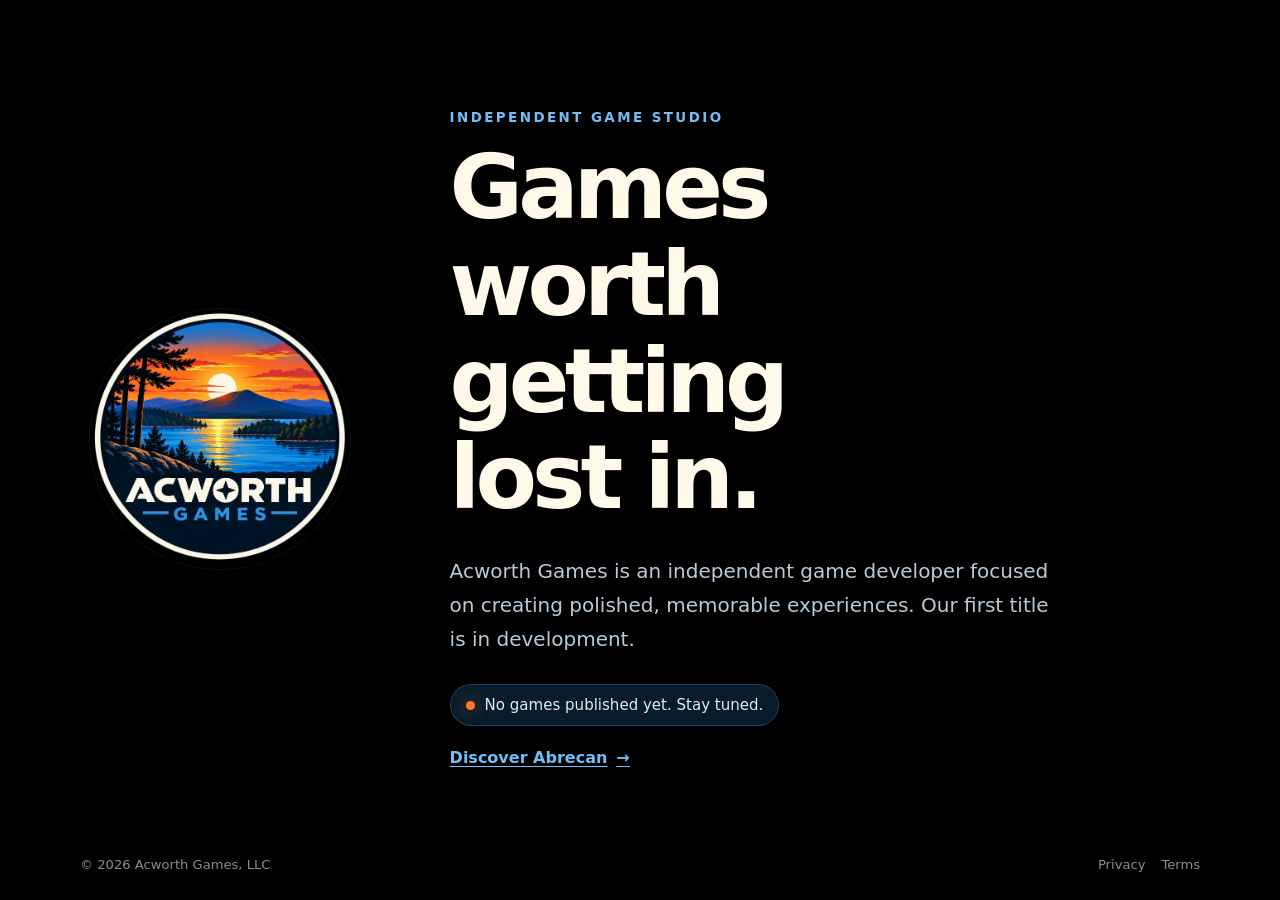
<file: index.html>
<!doctype html>
<html lang="en">
<head>
  <meta charset="utf-8">
  <meta name="viewport" content="width=device-width, initial-scale=1">
  <meta name="description" content="Acworth Games is an independent game studio. Our first games are currently in development.">
  <meta name="theme-color" content="#000000">
  <meta property="og:title" content="Acworth Games">
  <meta property="og:description" content="Independent games, thoughtfully made. First release in development.">
  <meta property="og:type" content="website">
  <meta property="og:url" content="https://acworthgames.com/">
  <meta property="og:image" content="https://acworthgames.com/assets/acworth-games-logo.jpg?v=2">
  <title>Acworth Games | Independent Game Studio</title>
  <link rel="icon" href="/assets/acworth-games-logo.jpg?v=2">
  <link rel="stylesheet" href="/styles.css?v=5">
</head>
<body>
  <main class="page">
    <section class="hero" aria-labelledby="site-title">
      <img
        class="logo"
        src="/assets/acworth-games-logo.jpg?v=2"
        width="600"
        height="600"
        alt="Acworth Games logo with a sunset, mountain, lake, and pine trees"
      >

      <div class="copy">
        <p class="eyebrow">Independent game studio</p>
        <h1 id="site-title">Games worth getting lost in.</h1>
        <p class="intro">
          Acworth Games is an independent game developer focused on creating polished,
          memorable experiences. Our first title is in development.
        </p>
        <div class="status" aria-label="Publishing status">
          <span class="status-dot" aria-hidden="true"></span>
          No games published yet. Stay tuned.
        </div>
        <p class="featured-game"><a href="/abrecan/">Discover Abrecan <span aria-hidden="true">→</span></a></p>
      </div>
    </section>
  </main>

  <footer>
    <span>© 2026 Acworth Games, LLC</span>
    <nav class="footer-links" aria-label="Legal">
      <a href="/privacy/">Privacy</a>
      <a href="/terms/">Terms</a>
    </nav>
  </footer>
</body>
</html>
</file>
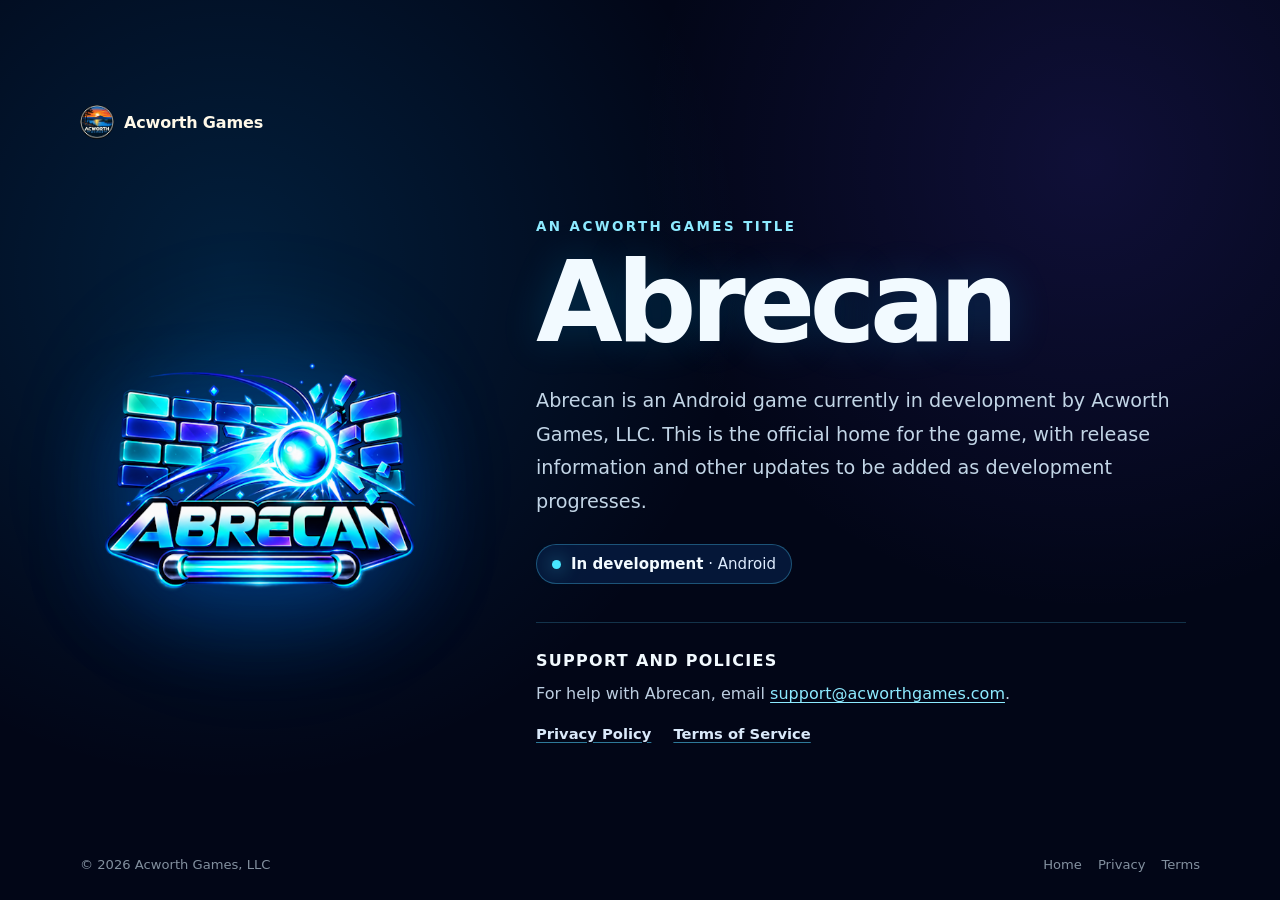
<file: abrecan/index.html>
<!doctype html>
<html lang="en">
<head>
  <meta charset="utf-8">
  <meta name="viewport" content="width=device-width, initial-scale=1">
  <meta name="description" content="Abrecan is an Android game from Acworth Games, LLC, currently in development. Official information, support, privacy, and terms.">
  <meta name="theme-color" content="#020617">
  <meta property="og:title" content="Abrecan | Acworth Games">
  <meta property="og:description" content="The official home of Abrecan, an Android game currently in development by Acworth Games, LLC.">
  <meta property="og:type" content="website">
  <meta property="og:url" content="https://acworthgames.com/abrecan/">
  <meta property="og:image" content="https://acworthgames.com/assets/abrecan-icon.png">
  <meta property="og:image:width" content="512">
  <meta property="og:image:height" content="512">
  <title>Abrecan | Acworth Games</title>
  <link rel="canonical" href="https://acworthgames.com/abrecan/">
  <link rel="icon" href="/assets/abrecan-icon.png">
  <link rel="stylesheet" href="/styles.css?v=5">
</head>
<body class="game-body">
  <main class="game-page">
    <nav class="game-nav" aria-label="Site">
      <a class="brand-link" href="/">
        <img class="brand-mark" src="/assets/acworth-games-logo.jpg?v=2" width="68" height="68" alt="">
        Acworth Games
      </a>
    </nav>

    <section class="game-hero" aria-labelledby="game-title">
      <div class="game-logo-frame">
        <img
          class="game-logo"
          src="/assets/abrecan-title.png"
          width="512"
          height="512"
          alt="Abrecan logo featuring a glowing blue ball breaking through neon bricks"
        >
      </div>

      <div class="game-copy">
        <p class="eyebrow">An Acworth Games title</p>
        <h1 id="game-title">Abrecan</h1>
        <p class="game-intro">
          Abrecan is an Android game currently in development by Acworth Games, LLC.
          This is the official home for the game, with release information and other
          updates to be added as development progresses.
        </p>

        <div class="game-status" aria-label="Development status">
          <span class="game-status-dot" aria-hidden="true"></span>
          <span><strong>In development</strong> · Android</span>
        </div>

        <div class="game-support">
          <h2>Support and policies</h2>
          <p>
            For help with Abrecan, email
            <a href="mailto:support@acworthgames.com">support@acworthgames.com</a>.
          </p>
          <nav class="game-links" aria-label="Abrecan support and legal links">
            <a href="/privacy/">Privacy Policy</a>
            <a href="/terms/">Terms of Service</a>
          </nav>
        </div>
      </div>
    </section>
  </main>

  <footer>
    <span>© 2026 Acworth Games, LLC</span>
    <nav class="footer-links" aria-label="Site links">
      <a href="/">Home</a>
      <a href="/privacy/">Privacy</a>
      <a href="/terms/">Terms</a>
    </nav>
  </footer>
</body>
</html>
</file>
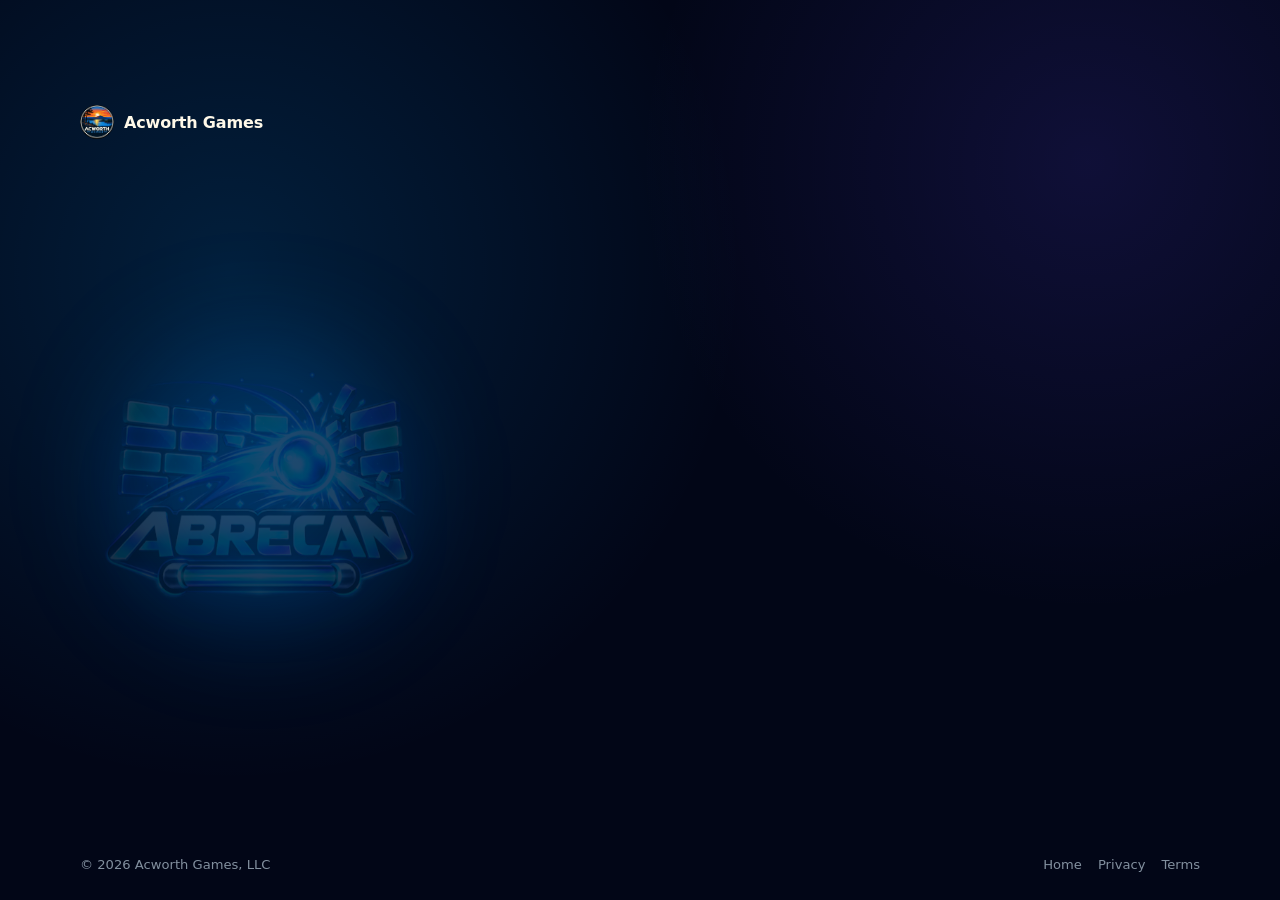
<file: agnivar/index.html>
<!doctype html>
<html lang="en">
<head>
  <meta charset="utf-8">
  <meta name="viewport" content="width=device-width, initial-scale=1">
  <meta name="robots" content="noindex, follow">
  <meta http-equiv="refresh" content="0; url=/abrecan/">
  <meta name="theme-color" content="#020617">
  <link rel="canonical" href="https://acworthgames.com/abrecan/">
  <title>Abrecan | Acworth Games</title>
</head>
<body>
  <main>
    <h1>Abrecan</h1>
    <p>The game page has moved to <a href="/abrecan/">AcworthGames.com/abrecan/</a>.</p>
  </main>
</body>
</html>
</file>
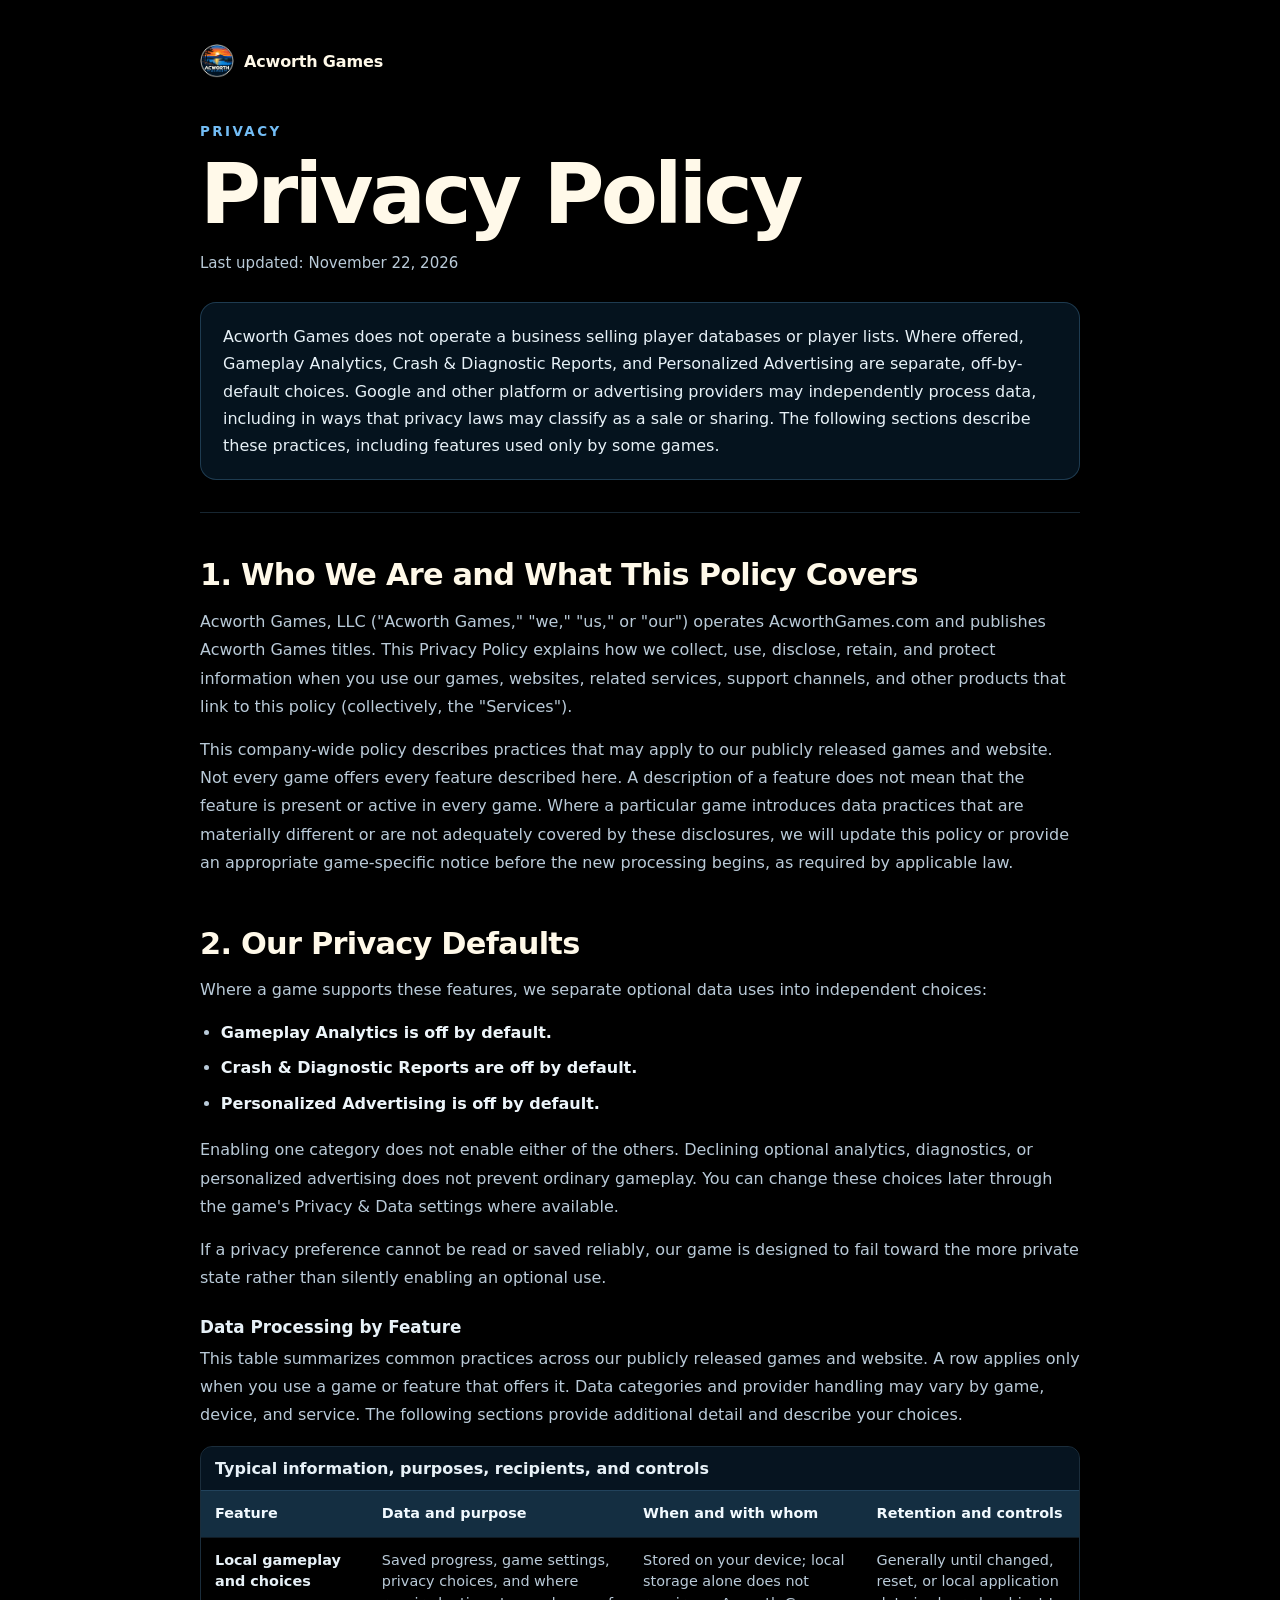
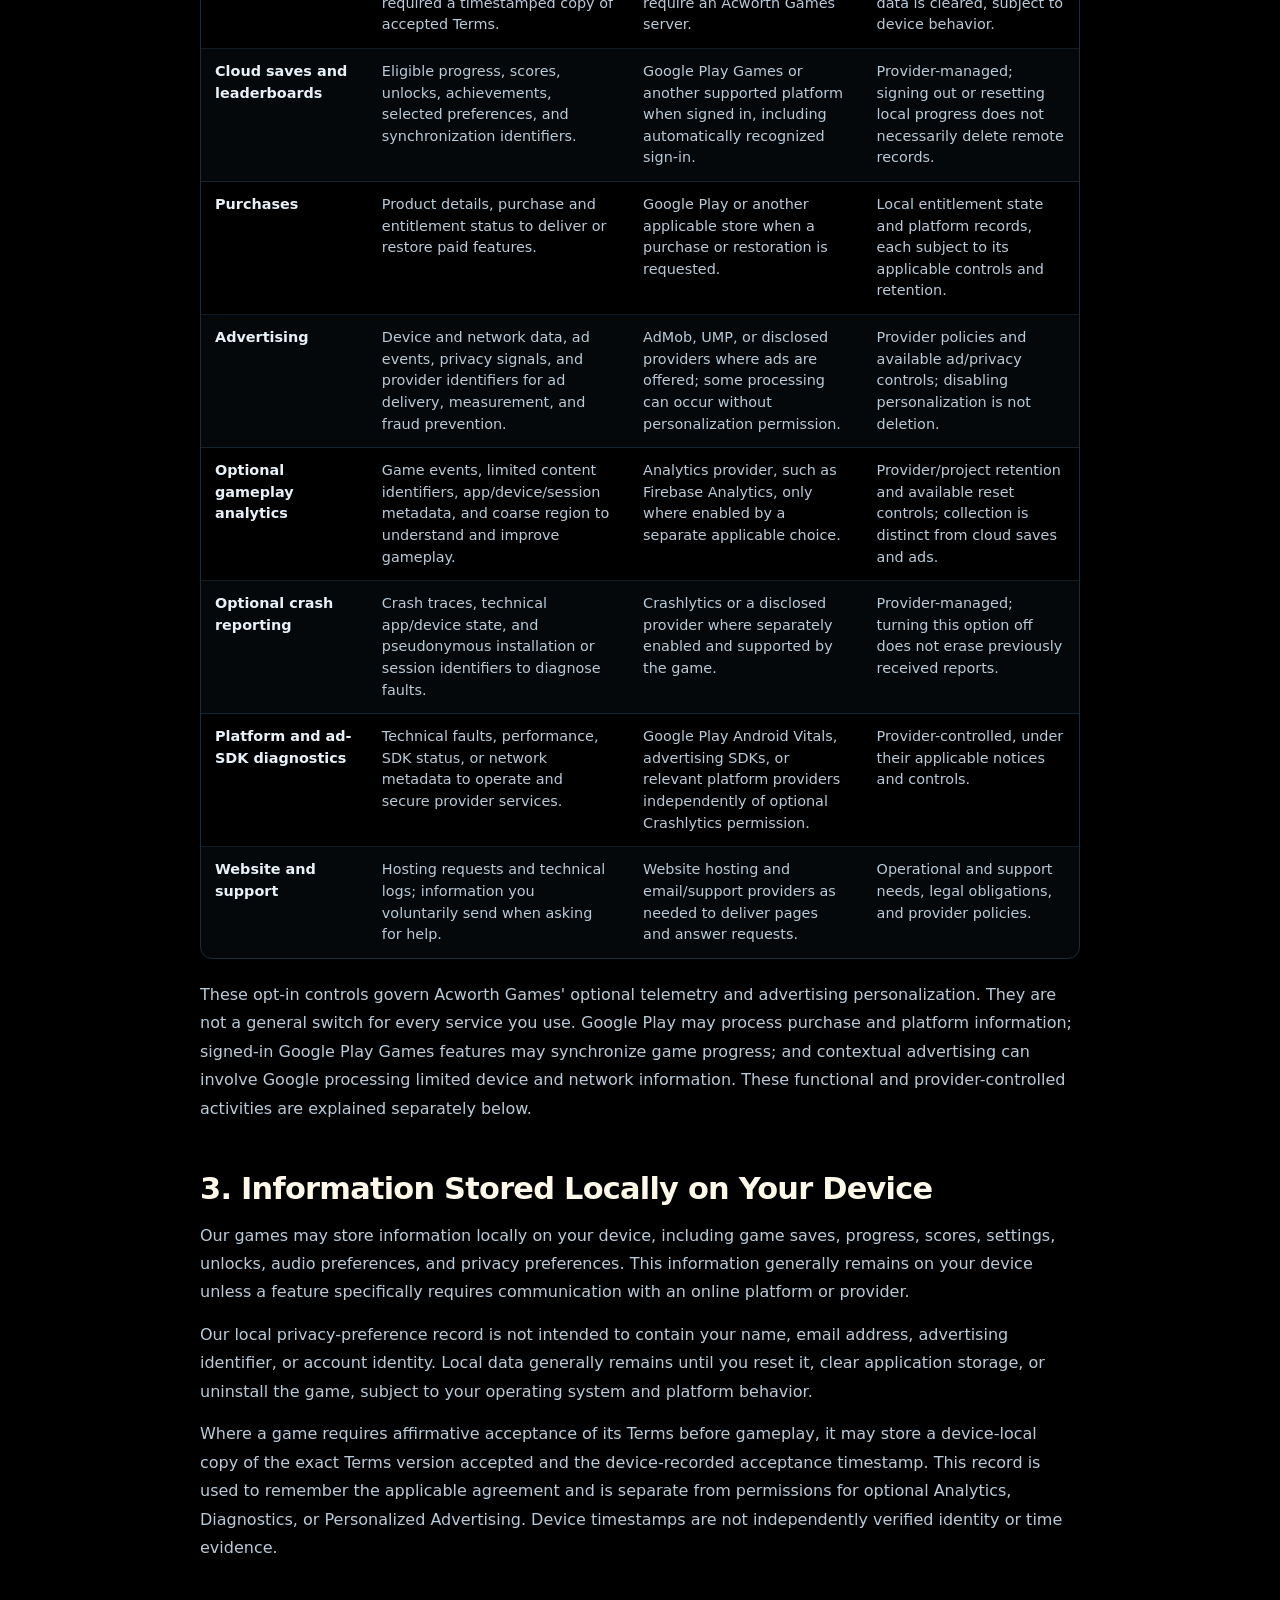
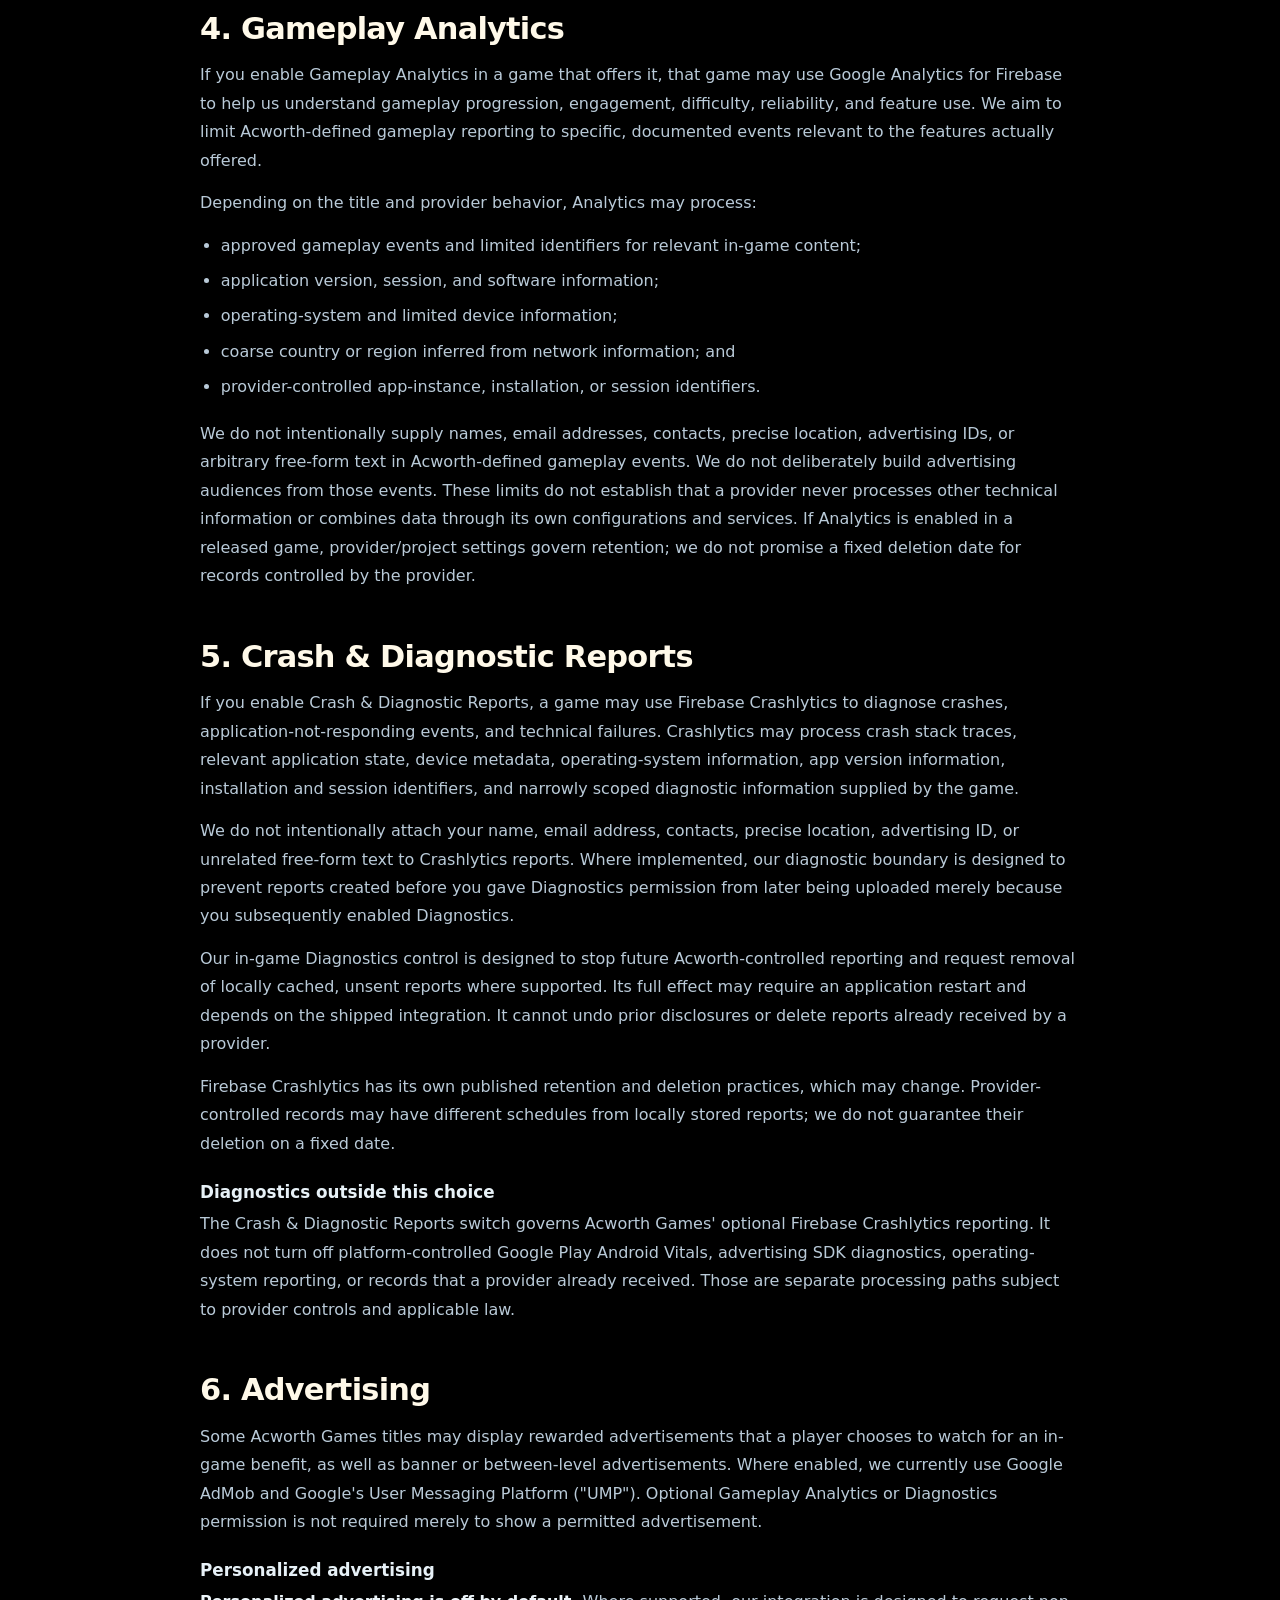
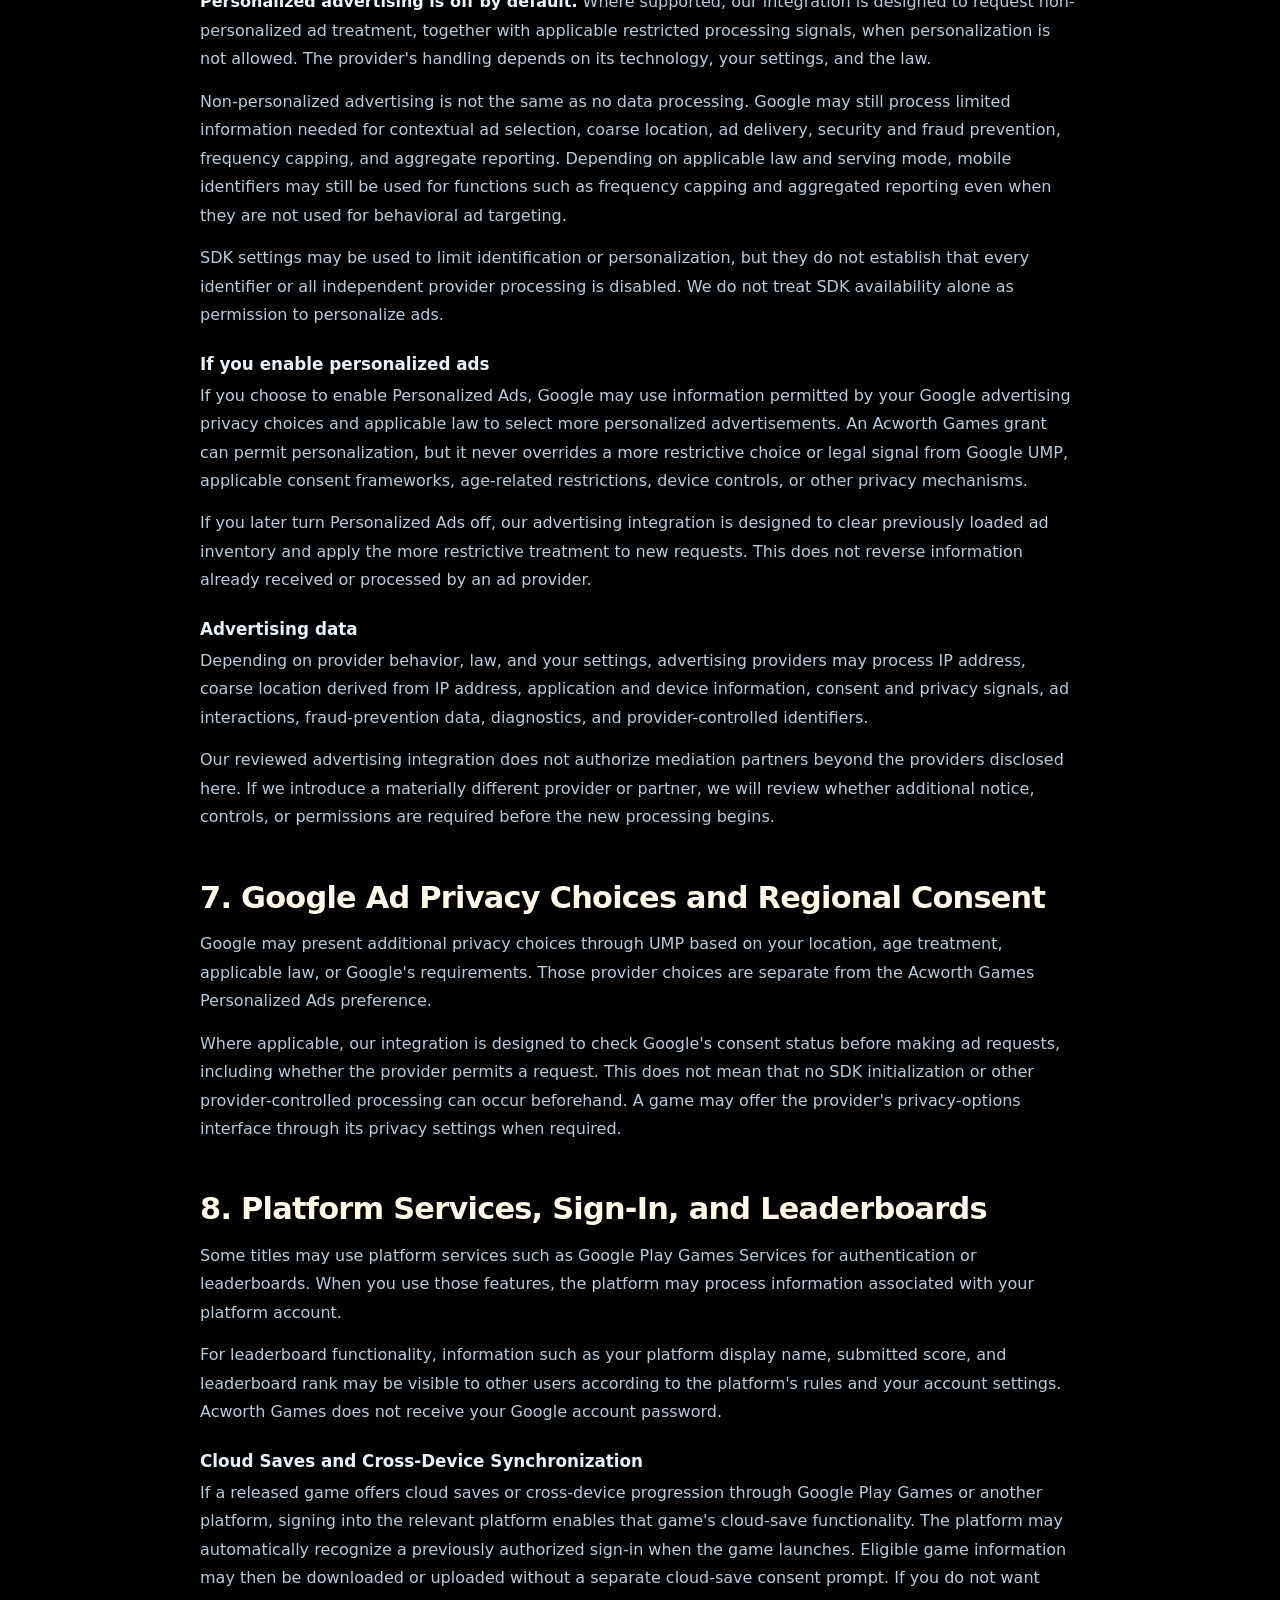
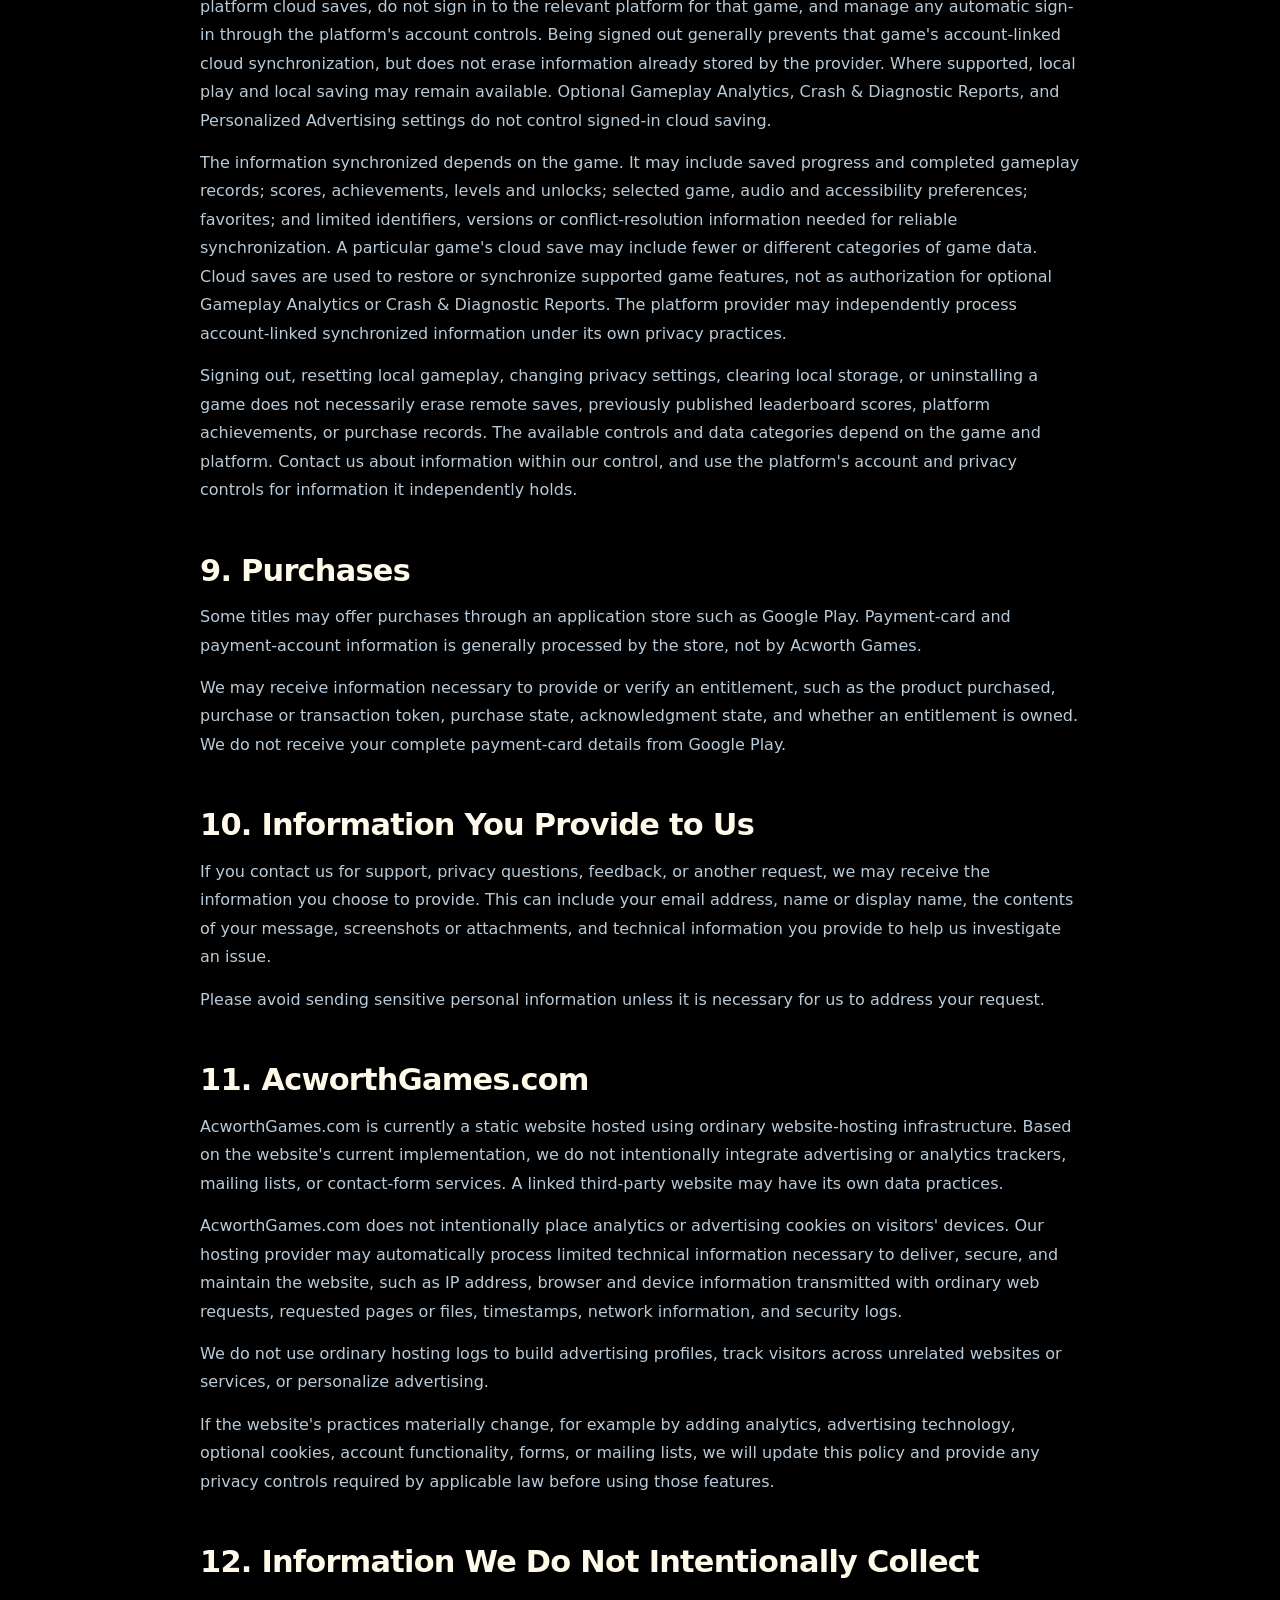
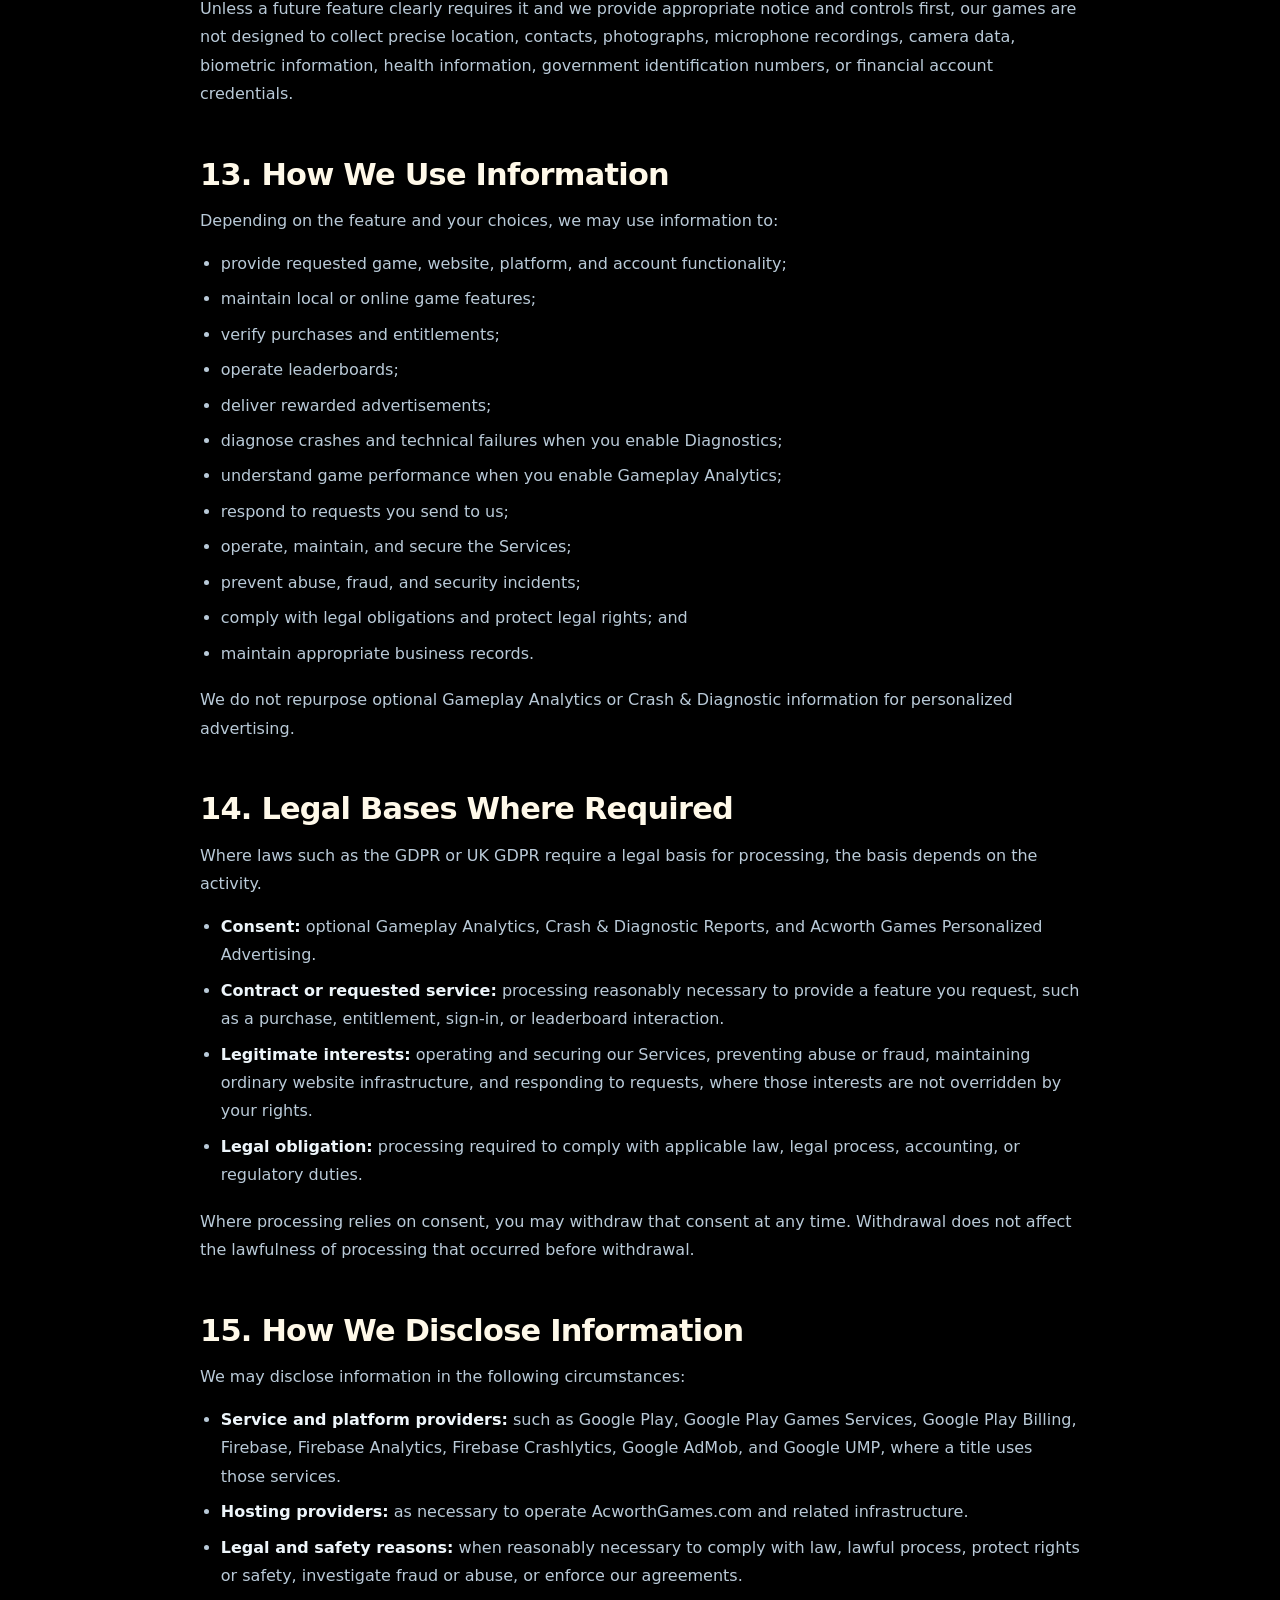
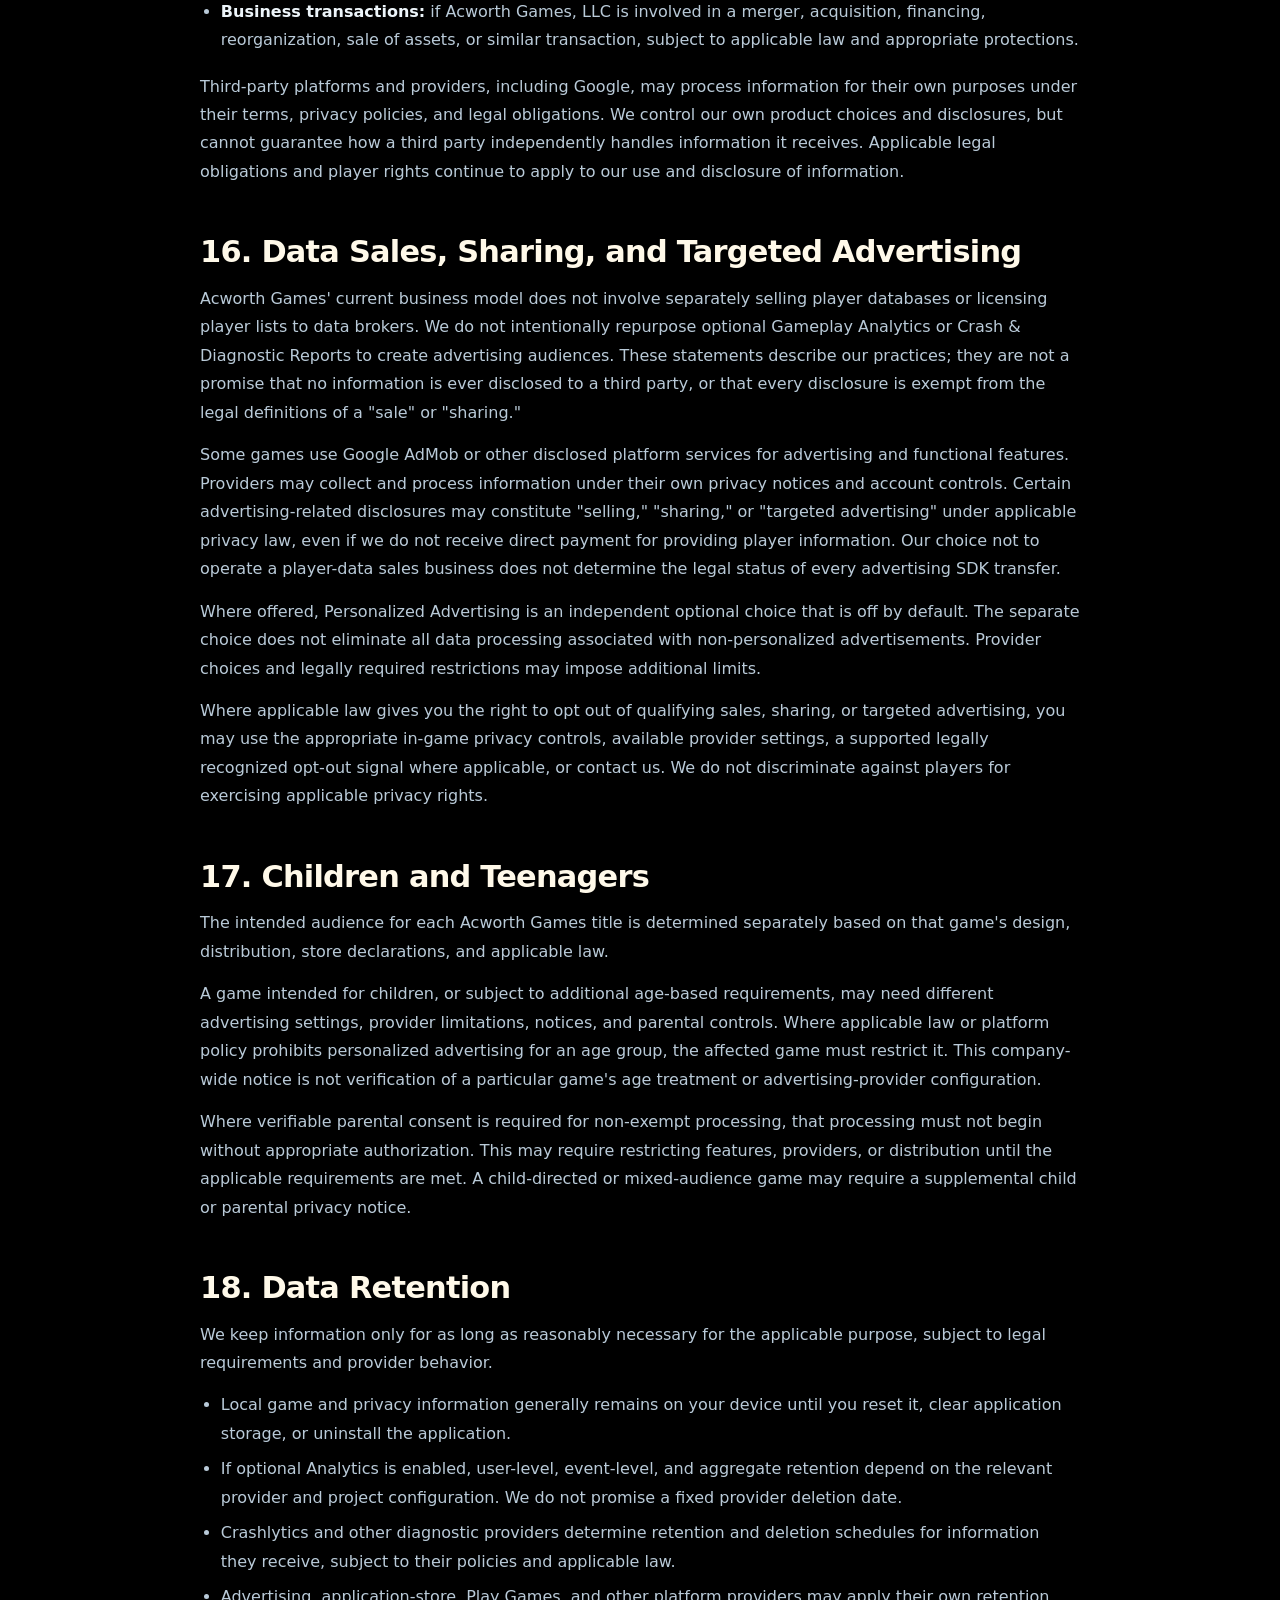
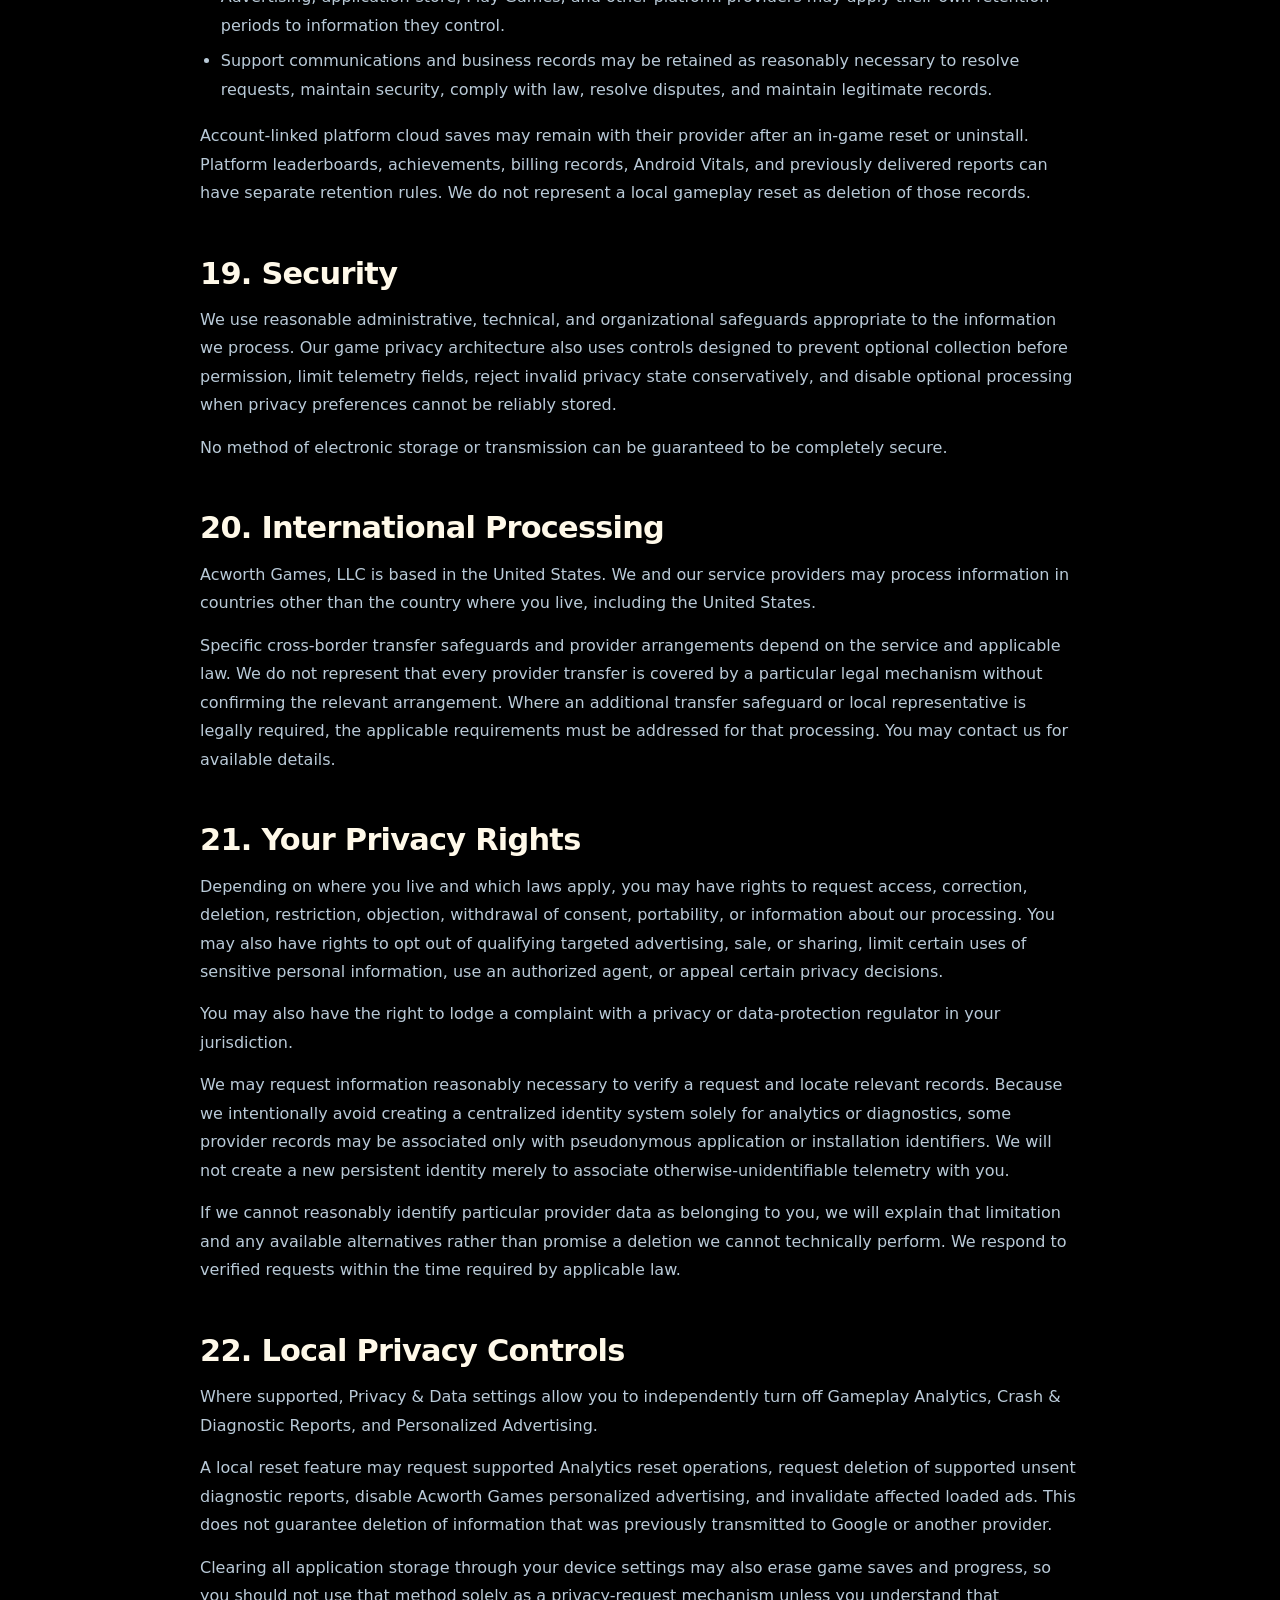
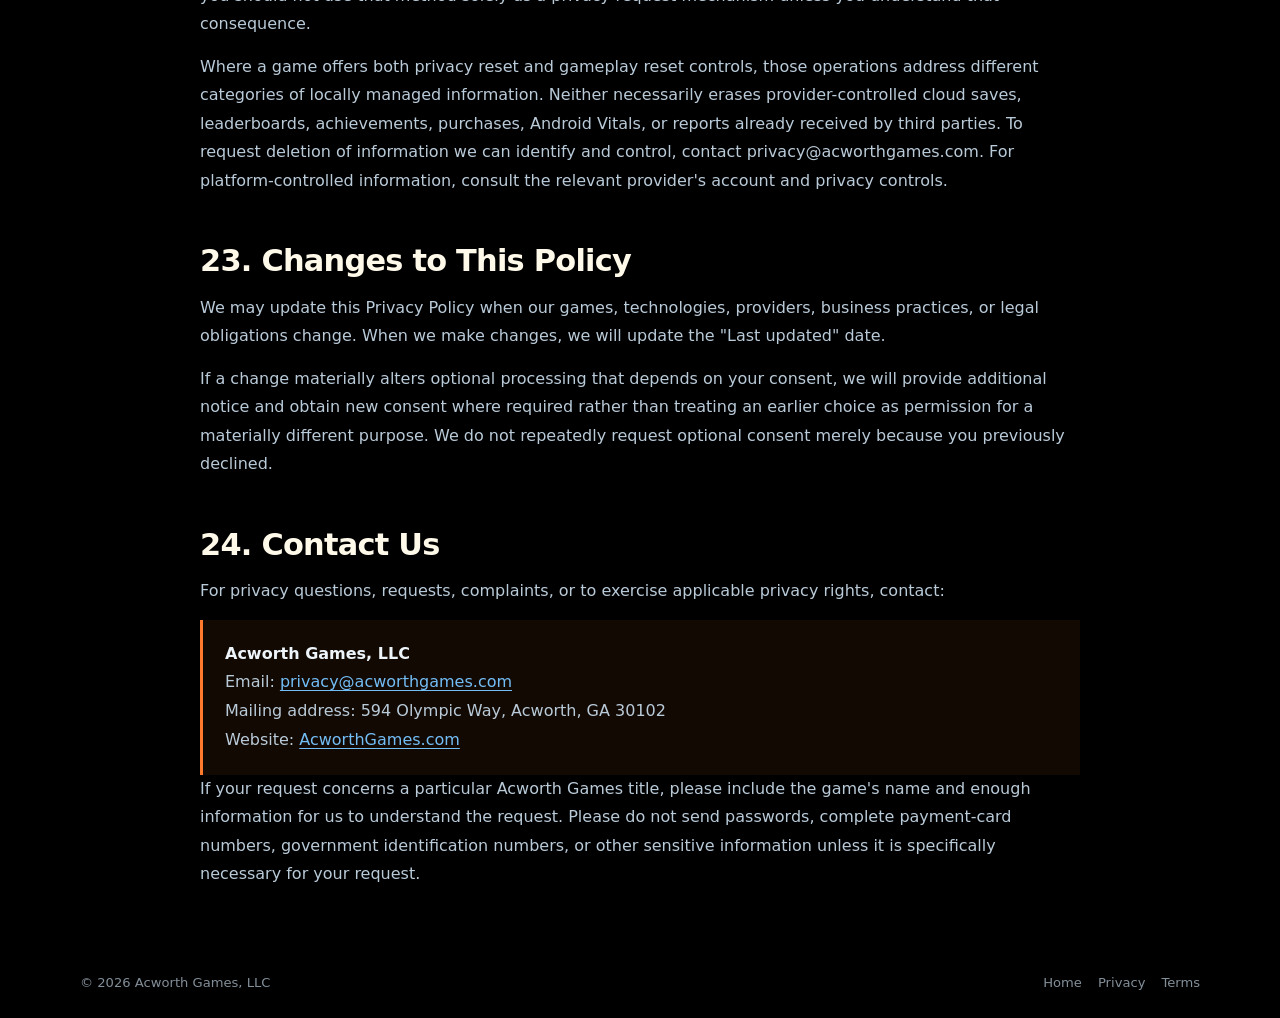
<file: privacy/index.html>
<!doctype html>
<html lang="en">
<head>
  <meta charset="utf-8">
  <meta name="viewport" content="width=device-width, initial-scale=1">
  <meta name="description" content="Privacy Policy for Acworth Games, LLC, AcworthGames.com, and Acworth Games titles.">
  <meta name="theme-color" content="#000000">
  <meta property="og:title" content="Privacy Policy | Acworth Games">
  <meta property="og:description" content="How Acworth Games, LLC handles privacy across its games and website.">
  <meta property="og:type" content="website">
  <meta property="og:url" content="https://acworthgames.com/privacy/">
  <meta property="og:image" content="https://acworthgames.com/assets/acworth-games-logo.jpg?v=2">
  <title>Privacy Policy | Acworth Games</title>
  <link rel="icon" href="/assets/acworth-games-logo.jpg?v=2">
  <link rel="stylesheet" href="/styles.css?v=3">
</head>
<body>
  <main class="legal-page">
    <nav class="legal-nav" aria-label="Site">
      <a class="brand-link" href="/">
        <img class="brand-mark" src="/assets/acworth-games-logo.jpg?v=2" width="68" height="68" alt="">
        Acworth Games
      </a>
    </nav>

    <header class="legal-header">
      <p class="eyebrow">Privacy</p>
      <h1>Privacy Policy</h1>
      <p class="legal-updated">Last updated: November 22, 2026</p>
      <div class="legal-summary">
        Acworth Games does not operate a business selling player databases or
        player lists. Where offered, Gameplay Analytics, Crash &amp; Diagnostic
        Reports, and Personalized Advertising are separate, off-by-default
        choices. Google and other platform or advertising providers may
        independently process data, including in ways that privacy laws may
        classify as a sale or sharing. The following sections describe
        these practices, including features used only by some games.
      </div>
    </header>

    <div class="legal-content">
      <section>
        <h2>1. Who We Are and What This Policy Covers</h2>
        <p>
          Acworth Games, LLC ("Acworth Games," "we," "us," or "our") operates
          AcworthGames.com and publishes Acworth Games titles. This Privacy Policy explains
          how we collect, use, disclose, retain, and protect information when you use our
          games, websites, related services, support channels, and other products that link
          to this policy (collectively, the "Services").
        </p>
        <p>
          This company-wide policy describes practices that may apply to our
          publicly released games and website. Not every game offers every
          feature described here. A description of a feature does not mean
          that the feature is present or active in every game. Where a
          particular game introduces data practices that are materially
          different or are not adequately covered by these disclosures,
          we will update this policy or provide an appropriate
          game-specific notice before the new processing begins,
          as required by applicable law.
        </p>
      </section>

      <section>
        <h2>2. Our Privacy Defaults</h2>
        <p>
          Where a game supports these features, we separate optional data uses into
          independent choices:
        </p>
        <ul>
          <li><strong>Gameplay Analytics is off by default.</strong></li>
          <li><strong>Crash & Diagnostic Reports are off by default.</strong></li>
          <li><strong>Personalized Advertising is off by default.</strong></li>
        </ul>
        <p>
          Enabling one category does not enable either of the others. Declining optional
          analytics, diagnostics, or personalized advertising does not prevent ordinary
          gameplay. You can change these choices later through the game's Privacy & Data
          settings where available.
        </p>
        <p>
          If a privacy preference cannot be read or saved reliably, our game is designed to
          fail toward the more private state rather than silently enabling an optional use.
        </p>
        <h3>Data Processing by Feature</h3>
        <p>
          This table summarizes common practices across our publicly released games and
          website. A row applies only when you use a game or feature that offers it.
          Data categories and provider handling may vary by game, device, and service.
          The following sections provide additional detail and describe your choices.
        </p>
        <div class="legal-table-scroll" role="region" aria-label="Data processing by feature" tabindex="0">
          <table class="legal-data-table">
            <caption>Typical information, purposes, recipients, and controls</caption>
            <thead>
              <tr>
                <th scope="col">Feature</th>
                <th scope="col">Data and purpose</th>
                <th scope="col">When and with whom</th>
                <th scope="col">Retention and controls</th>
              </tr>
            </thead>
            <tbody>
              <tr>
                <th scope="row">Local gameplay and choices</th>
                <td>Saved progress, game settings, privacy choices, and where required a timestamped copy of accepted Terms.</td>
                <td>Stored on your device; local storage alone does not require an Acworth Games server.</td>
                <td>Generally until changed, reset, or local application data is cleared, subject to device behavior.</td>
              </tr>
              <tr>
                <th scope="row">Cloud saves and leaderboards</th>
                <td>Eligible progress, scores, unlocks, achievements, selected preferences, and synchronization identifiers.</td>
                <td>Google Play Games or another supported platform when signed in, including automatically recognized sign-in.</td>
                <td>Provider-managed; signing out or resetting local progress does not necessarily delete remote records.</td>
              </tr>
              <tr>
                <th scope="row">Purchases</th>
                <td>Product details, purchase and entitlement status to deliver or restore paid features.</td>
                <td>Google Play or another applicable store when a purchase or restoration is requested.</td>
                <td>Local entitlement state and platform records, each subject to its applicable controls and retention.</td>
              </tr>
              <tr>
                <th scope="row">Advertising</th>
                <td>Device and network data, ad events, privacy signals, and provider identifiers for ad delivery, measurement, and fraud prevention.</td>
                <td>AdMob, UMP, or disclosed providers where ads are offered; some processing can occur without personalization permission.</td>
                <td>Provider policies and available ad/privacy controls; disabling personalization is not deletion.</td>
              </tr>
              <tr>
                <th scope="row">Optional gameplay analytics</th>
                <td>Game events, limited content identifiers, app/device/session metadata, and coarse region to understand and improve gameplay.</td>
                <td>Analytics provider, such as Firebase Analytics, only where enabled by a separate applicable choice.</td>
                <td>Provider/project retention and available reset controls; collection is distinct from cloud saves and ads.</td>
              </tr>
              <tr>
                <th scope="row">Optional crash reporting</th>
                <td>Crash traces, technical app/device state, and pseudonymous installation or session identifiers to diagnose faults.</td>
                <td>Crashlytics or a disclosed provider where separately enabled and supported by the game.</td>
                <td>Provider-managed; turning this option off does not erase previously received reports.</td>
              </tr>
              <tr>
                <th scope="row">Platform and ad-SDK diagnostics</th>
                <td>Technical faults, performance, SDK status, or network metadata to operate and secure provider services.</td>
                <td>Google Play Android Vitals, advertising SDKs, or relevant platform providers independently of optional Crashlytics permission.</td>
                <td>Provider-controlled, under their applicable notices and controls.</td>
              </tr>
              <tr>
                <th scope="row">Website and support</th>
                <td>Hosting requests and technical logs; information you voluntarily send when asking for help.</td>
                <td>Website hosting and email/support providers as needed to deliver pages and answer requests.</td>
                <td>Operational and support needs, legal obligations, and provider policies.</td>
              </tr>
            </tbody>
          </table>
        </div>
        <p>
          These opt-in controls govern Acworth Games' optional telemetry and advertising
          personalization. They are not a general switch for every service you use.
          Google Play may process purchase and platform information; signed-in Google
          Play Games features may synchronize game progress; and contextual advertising
          can involve Google processing limited device and network information. These
          functional and provider-controlled activities are explained separately below.
        </p>
      </section>

      <section>
        <h2>3. Information Stored Locally on Your Device</h2>
        <p>
          Our games may store information locally on your device, including game saves,
          progress, scores, settings, unlocks, audio preferences, and privacy preferences.
          This information generally remains on your device unless a feature specifically
          requires communication with an online platform or provider.
        </p>
        <p>
          Our local privacy-preference record is not intended to contain your name, email
          address, advertising identifier, or account identity. Local data generally remains
          until you reset it, clear application storage, or uninstall the game, subject to
          your operating system and platform behavior.
        </p>
        <p>
          Where a game requires affirmative acceptance of its Terms before
          gameplay, it may store a device-local copy of the exact Terms
          version accepted and the device-recorded acceptance timestamp.
          This record is used to remember the applicable agreement and is
          separate from permissions for optional Analytics, Diagnostics,
          or Personalized Advertising. Device timestamps are not
          independently verified identity or time evidence.
        </p>
      </section>

      <section>
        <h2>4. Gameplay Analytics</h2>
        <p>
          If you enable Gameplay Analytics in a game that offers it, that game may
          use Google Analytics for Firebase to help us understand gameplay
          progression, engagement, difficulty, reliability, and feature use.
          We aim to limit Acworth-defined gameplay reporting to specific,
          documented events relevant to the features actually offered.
        </p>
        <p>Depending on the title and provider behavior, Analytics may process:</p>
        <ul>
          <li>approved gameplay events and limited identifiers for relevant in-game content;</li>
          <li>application version, session, and software information;</li>
          <li>operating-system and limited device information;</li>
          <li>coarse country or region inferred from network information; and</li>
          <li>provider-controlled app-instance, installation, or session identifiers.</li>
        </ul>
        <p>
          We do not intentionally supply names, email addresses, contacts,
          precise location, advertising IDs, or arbitrary free-form text in
          Acworth-defined gameplay events. We do not deliberately build
          advertising audiences from those events. These limits do not establish
          that a provider never processes other technical information or combines
          data through its own configurations and services. If Analytics is
          enabled in a released game, provider/project settings govern
          retention; we do not promise a fixed deletion date for records
          controlled by the provider.
        </p>
      </section>

      <section>
        <h2>5. Crash & Diagnostic Reports</h2>
        <p>
          If you enable Crash & Diagnostic Reports, a game may use Firebase Crashlytics to
          diagnose crashes, application-not-responding events, and technical failures.
          Crashlytics may process crash stack traces, relevant application state, device
          metadata, operating-system information, app version information, installation and
          session identifiers, and narrowly scoped diagnostic information supplied by the
          game.
        </p>
        <p>
          We do not intentionally attach your name, email address, contacts, precise
          location, advertising ID, or unrelated free-form text to Crashlytics reports.
          Where implemented, our diagnostic boundary is designed to prevent reports created
          before you gave Diagnostics permission from later being uploaded merely because
          you subsequently enabled Diagnostics.
        </p>
        <p>
          Our in-game Diagnostics control is designed to stop future
          Acworth-controlled reporting and request removal of locally cached,
          unsent reports where supported. Its full effect may require an
          application restart and depends on the shipped integration.
          It cannot undo prior disclosures or delete reports already
          received by a provider.
        </p>
        <p>
          Firebase Crashlytics has its own published retention and deletion
          practices, which may change. Provider-controlled records may have
          different schedules from locally stored reports; we do not
          guarantee their deletion on a fixed date.
        </p>
        <h3>Diagnostics outside this choice</h3>
        <p>
          The Crash & Diagnostic Reports switch governs Acworth Games' optional Firebase
          Crashlytics reporting. It does not turn off platform-controlled Google Play
          Android Vitals, advertising SDK diagnostics, operating-system reporting, or
          records that a provider already received. Those are separate processing paths
          subject to provider controls and applicable law.
        </p>
      </section>

      <section>
        <h2>6. Advertising</h2>
        <p>
          Some Acworth Games titles may display rewarded advertisements that a player chooses
          to watch for an in-game benefit, as well as banner or between-level advertisements.
          Where enabled, we currently use Google AdMob and Google's User Messaging Platform
          ("UMP"). Optional Gameplay Analytics or Diagnostics permission is not required
          merely to show a permitted advertisement.
        </p>

        <h3>Personalized advertising</h3>
        <p>
          <strong>Personalized advertising is off by default.</strong>
          Where supported, our integration is designed to request
          non-personalized ad treatment, together with applicable restricted
          processing signals, when personalization is not allowed.
          The provider's handling depends on its technology, your settings,
          and the law.
        </p>
        <p>
          Non-personalized advertising is not the same as no data processing. Google may
          still process limited information needed for contextual ad selection, coarse
          location, ad delivery, security and fraud prevention, frequency capping, and
          aggregate reporting. Depending on applicable law and serving mode, mobile
          identifiers may still be used for functions such as frequency capping and
          aggregated reporting even when they are not used for behavioral ad targeting.
        </p>
        <p>
          SDK settings may be used to limit identification or personalization,
          but they do not establish that every identifier or all independent
          provider processing is disabled. We do not treat SDK availability
          alone as permission to personalize ads.
        </p>

        <h3>If you enable personalized ads</h3>
        <p>
          If you choose to enable Personalized Ads, Google may use information permitted by
          your Google advertising privacy choices and applicable law to select more
          personalized advertisements. An Acworth Games grant can permit personalization,
          but it never overrides a more restrictive choice or legal signal from Google UMP,
          applicable consent frameworks, age-related restrictions, device controls, or other
          privacy mechanisms.
        </p>
        <p>
          If you later turn Personalized Ads off, our advertising integration
          is designed to clear previously loaded ad inventory and apply the
          more restrictive treatment to new requests. This does not reverse
          information already received or processed by an ad provider.
        </p>

        <h3>Advertising data</h3>
        <p>
          Depending on provider behavior, law, and your settings, advertising providers may
          process IP address, coarse location derived from IP address, application and device
          information, consent and privacy signals, ad interactions, fraud-prevention data,
          diagnostics, and provider-controlled identifiers.
        </p>
        <p>
          Our reviewed advertising integration does not authorize mediation
          partners beyond the providers disclosed here. If we introduce a
          materially different provider or partner, we will review whether
          additional notice, controls, or permissions are required before
          the new processing begins.
        </p>
      </section>

      <section>
        <h2>7. Google Ad Privacy Choices and Regional Consent</h2>
        <p>
          Google may present additional privacy choices through UMP based on your location,
          age treatment, applicable law, or Google's requirements. Those provider choices
          are separate from the Acworth Games Personalized Ads preference.
        </p>
        <p>
          Where applicable, our integration is designed to check Google's
          consent status before making ad requests, including whether
          the provider permits a request. This does not mean that no SDK
          initialization or other provider-controlled processing can occur
          beforehand. A game may offer the provider's privacy-options
          interface through its privacy settings when required.
        </p>
      </section>

      <section>
        <h2>8. Platform Services, Sign-In, and Leaderboards</h2>
        <p>
          Some titles may use platform services such as Google Play Games Services for
          authentication or leaderboards. When you use those features, the platform may
          process information associated with your platform account.
        </p>
        <p>
          For leaderboard functionality, information such as your platform display name,
          submitted score, and leaderboard rank may be visible to other users according to
          the platform's rules and your account settings. Acworth Games does not receive your
          Google account password.
        </p>
        <h3>Cloud Saves and Cross-Device Synchronization</h3>
        <p>
          If a released game offers cloud saves or cross-device progression
          through Google Play Games or another platform, signing into the
          relevant platform enables that game's cloud-save functionality.
          The platform may automatically recognize a previously authorized
          sign-in when the game launches. Eligible game information may then
          be downloaded or uploaded without a separate cloud-save consent
          prompt. If you do not want platform cloud saves, do not sign in
          to the relevant platform for that game, and manage any automatic
          sign-in through the platform's account controls. Being signed out
          generally prevents that game's account-linked cloud synchronization,
          but does not erase information already stored by the provider.
          Where supported, local play and local saving may remain available.
          Optional Gameplay Analytics, Crash &amp; Diagnostic Reports, and
          Personalized Advertising settings do not control signed-in cloud
          saving.
        </p>
        <p>
          The information synchronized depends on the game. It may include
          saved progress and completed gameplay records; scores, achievements,
          levels and unlocks; selected game, audio and accessibility
          preferences; favorites; and limited identifiers, versions or
          conflict-resolution information needed for reliable synchronization.
          A particular game's cloud save may include fewer or different
          categories of game data. Cloud saves are used to restore or
          synchronize supported game features, not as authorization for
          optional Gameplay Analytics or Crash &amp; Diagnostic Reports.
          The platform provider may independently process account-linked
          synchronized information under its own privacy practices.
        </p>
        <p>
          Signing out, resetting local gameplay, changing privacy settings,
          clearing local storage, or uninstalling a game does not necessarily
          erase remote saves, previously published leaderboard scores,
          platform achievements, or purchase records. The available controls
          and data categories depend on the game and platform. Contact us
          about information within our control, and use the platform's
          account and privacy controls for information it independently holds.
        </p>
      </section>

      <section>
        <h2>9. Purchases</h2>
        <p>
          Some titles may offer purchases through an application store such as Google Play.
          Payment-card and payment-account information is generally processed by the store,
          not by Acworth Games.
        </p>
        <p>
          We may receive information necessary to provide or verify an entitlement, such as
          the product purchased, purchase or transaction token, purchase state,
          acknowledgment state, and whether an entitlement is owned. We do not receive your
          complete payment-card details from Google Play.
        </p>
      </section>

      <section>
        <h2>10. Information You Provide to Us</h2>
        <p>
          If you contact us for support, privacy questions, feedback, or another request, we
          may receive the information you choose to provide. This can include your email
          address, name or display name, the contents of your message, screenshots or
          attachments, and technical information you provide to help us investigate an
          issue.
        </p>
        <p>
          Please avoid sending sensitive personal information unless it is necessary for us
          to address your request.
        </p>
      </section>

      <section>
        <h2>11. AcworthGames.com</h2>
        <p>
          AcworthGames.com is currently a static website hosted using ordinary
          website-hosting infrastructure. Based on the website's current
          implementation, we do not intentionally integrate advertising or
          analytics trackers, mailing lists, or contact-form services.
          A linked third-party website may have its own data practices.
        </p>
        <p>
          AcworthGames.com does not intentionally place analytics or advertising cookies on
          visitors' devices. Our hosting provider may automatically process limited
          technical information necessary to deliver, secure, and maintain the website, such
          as IP address, browser and device information transmitted with ordinary web
          requests, requested pages or files, timestamps, network information, and security
          logs.
        </p>
        <p>
          We do not use ordinary hosting logs to build advertising profiles, track visitors
          across unrelated websites or services, or personalize advertising.
        </p>
        <p>
          If the website's practices materially change, for example by adding analytics,
          advertising technology, optional cookies, account functionality, forms, or mailing
          lists, we will update this policy and provide any privacy controls required by
          applicable law before using those features.
        </p>
      </section>

      <section>
        <h2>12. Information We Do Not Intentionally Collect</h2>
        <p>
          Unless a future feature clearly requires it and we provide appropriate notice and
          controls first, our games are not designed to collect precise location, contacts,
          photographs, microphone recordings, camera data, biometric information, health
          information, government identification numbers, or financial account credentials.
        </p>
      </section>

      <section>
        <h2>13. How We Use Information</h2>
        <p>Depending on the feature and your choices, we may use information to:</p>
        <ul>
          <li>provide requested game, website, platform, and account functionality;</li>
          <li>maintain local or online game features;</li>
          <li>verify purchases and entitlements;</li>
          <li>operate leaderboards;</li>
          <li>deliver rewarded advertisements;</li>
          <li>diagnose crashes and technical failures when you enable Diagnostics;</li>
          <li>understand game performance when you enable Gameplay Analytics;</li>
          <li>respond to requests you send to us;</li>
          <li>operate, maintain, and secure the Services;</li>
          <li>prevent abuse, fraud, and security incidents;</li>
          <li>comply with legal obligations and protect legal rights; and</li>
          <li>maintain appropriate business records.</li>
        </ul>
        <p>
          We do not repurpose optional Gameplay Analytics or Crash & Diagnostic information
          for personalized advertising.
        </p>
      </section>

      <section>
        <h2>14. Legal Bases Where Required</h2>
        <p>
          Where laws such as the GDPR or UK GDPR require a legal basis for processing, the
          basis depends on the activity.
        </p>
        <ul>
          <li>
            <strong>Consent:</strong> optional Gameplay Analytics, Crash & Diagnostic
            Reports, and Acworth Games Personalized Advertising.
          </li>
          <li>
            <strong>Contract or requested service:</strong> processing reasonably necessary
            to provide a feature you request, such as a purchase, entitlement, sign-in, or
            leaderboard interaction.
          </li>
          <li>
            <strong>Legitimate interests:</strong> operating and securing our Services,
            preventing abuse or fraud, maintaining ordinary website infrastructure, and
            responding to requests, where those interests are not overridden by your rights.
          </li>
          <li>
            <strong>Legal obligation:</strong> processing required to comply with applicable
            law, legal process, accounting, or regulatory duties.
          </li>
        </ul>
        <p>
          Where processing relies on consent, you may withdraw that consent at any time.
          Withdrawal does not affect the lawfulness of processing that occurred before
          withdrawal.
        </p>
      </section>

      <section>
        <h2>15. How We Disclose Information</h2>
        <p>We may disclose information in the following circumstances:</p>
        <ul>
          <li>
            <strong>Service and platform providers:</strong> such as Google Play, Google
            Play Games Services, Google Play Billing, Firebase, Firebase Analytics, Firebase
            Crashlytics, Google AdMob, and Google UMP, where a title uses those services.
          </li>
          <li>
            <strong>Hosting providers:</strong> as necessary to operate AcworthGames.com and
            related infrastructure.
          </li>
          <li>
            <strong>Legal and safety reasons:</strong> when reasonably necessary to comply
            with law, lawful process, protect rights or safety, investigate fraud or abuse,
            or enforce our agreements.
          </li>
          <li>
            <strong>Business transactions:</strong> if Acworth Games, LLC is involved in a
            merger, acquisition, financing, reorganization, sale of assets, or similar
            transaction, subject to applicable law and appropriate protections.
          </li>
        </ul>
        <p>
          Third-party platforms and providers, including Google, may
          process information for their own purposes under their terms,
          privacy policies, and legal obligations. We control our own
          product choices and disclosures, but cannot guarantee how a
          third party independently handles information it receives.
          Applicable legal obligations and player rights continue to apply
          to our use and disclosure of information.
        </p>
      </section>

      <section>
        <h2>16. Data Sales, Sharing, and Targeted Advertising</h2>
        <p>
          Acworth Games' current business model does not involve separately
          selling player databases or licensing player lists to data brokers.
          We do not intentionally repurpose optional Gameplay Analytics or
          Crash &amp; Diagnostic Reports to create advertising audiences.
          These statements describe our practices; they are not a promise
          that no information is ever disclosed to a third party, or that
          every disclosure is exempt from the legal definitions of a
          "sale" or "sharing."
        </p>
        <p>
          Some games use Google AdMob or other disclosed platform services
          for advertising and functional features. Providers may collect
          and process information under their own privacy notices and
          account controls. Certain advertising-related disclosures may
          constitute "selling," "sharing," or "targeted advertising" under
          applicable privacy law, even if we do not receive direct payment
          for providing player information. Our choice not to operate a
          player-data sales business does not determine the legal status
          of every advertising SDK transfer.
        </p>
        <p>
          Where offered, Personalized Advertising is an independent
          optional choice that is off by default. The separate choice
          does not eliminate all data processing associated with
          non-personalized advertisements. Provider choices and legally
          required restrictions may impose additional limits.
        </p>
        <p>
          Where applicable law gives you the right to opt out of qualifying
          sales, sharing, or targeted advertising, you may use the
          appropriate in-game privacy controls, available provider
          settings, a supported legally recognized opt-out signal where
          applicable, or contact us. We do not discriminate against
          players for exercising applicable privacy rights.
        </p>
      </section>

      <section>
        <h2>17. Children and Teenagers</h2>
        <p>
          The intended audience for each Acworth Games title is determined separately based
          on that game's design, distribution, store declarations, and applicable law.
        </p>
        <p>
          A game intended for children, or subject to additional age-based
          requirements, may need different advertising settings, provider
          limitations, notices, and parental controls. Where applicable
          law or platform policy prohibits personalized advertising for
          an age group, the affected game must restrict it. This company-wide
          notice is not verification of a particular game's age treatment
          or advertising-provider configuration.
        </p>
        <p>
          Where verifiable parental consent is required for non-exempt
          processing, that processing must not begin without appropriate
          authorization. This may require restricting features, providers,
          or distribution until the applicable requirements are met.
          A child-directed or mixed-audience game may require a
          supplemental child or parental privacy notice.
        </p>
      </section>

      <section>
        <h2>18. Data Retention</h2>
        <p>
          We keep information only for as long as reasonably necessary for the applicable
          purpose, subject to legal requirements and provider behavior.
        </p>
        <ul>
          <li>
            Local game and privacy information generally remains on your device until you
            reset it, clear application storage, or uninstall the application.
          </li>
          <li>
            If optional Analytics is enabled, user-level, event-level,
            and aggregate retention depend on the relevant provider and
            project configuration. We do not promise a fixed provider
            deletion date.
          </li>
          <li>
            Crashlytics and other diagnostic providers determine retention
            and deletion schedules for information they receive, subject
            to their policies and applicable law.
          </li>
          <li>
            Advertising, application-store, Play Games, and other platform providers may
            apply their own retention periods to information they control.
          </li>
          <li>
            Support communications and business records may be retained as reasonably
            necessary to resolve requests, maintain security, comply with law, resolve
            disputes, and maintain legitimate records.
          </li>
        </ul>
        <p>
          Account-linked platform cloud saves may remain with their provider
          after an in-game reset or uninstall. Platform leaderboards,
          achievements, billing records, Android Vitals, and previously
          delivered reports can have separate retention rules. We do not
          represent a local gameplay reset as deletion of those records.
        </p>
      </section>

      <section>
        <h2>19. Security</h2>
        <p>
          We use reasonable administrative, technical, and organizational safeguards
          appropriate to the information we process. Our game privacy architecture also
          uses controls designed to prevent optional collection before permission, limit
          telemetry fields, reject invalid privacy state conservatively, and disable
          optional processing when privacy preferences cannot be reliably stored.
        </p>
        <p>
          No method of electronic storage or transmission can be guaranteed to be completely
          secure.
        </p>
      </section>

      <section>
        <h2>20. International Processing</h2>
        <p>
          Acworth Games, LLC is based in the United States. We and our service providers may
          process information in countries other than the country where you live, including
          the United States.
        </p>
        <p>
          Specific cross-border transfer safeguards and provider arrangements
          depend on the service and applicable law. We do not represent
          that every provider transfer is covered by a particular legal
          mechanism without confirming the relevant arrangement. Where
          an additional transfer safeguard or local representative is
          legally required, the applicable requirements must be addressed
          for that processing. You may contact us for available details.
        </p>
      </section>

      <section>
        <h2>21. Your Privacy Rights</h2>
        <p>
          Depending on where you live and which laws apply, you may have rights to request
          access, correction, deletion, restriction, objection, withdrawal of consent,
          portability, or information about our processing. You may also have rights to opt
          out of qualifying targeted advertising, sale, or sharing, limit certain uses of
          sensitive personal information, use an authorized agent, or appeal certain privacy
          decisions.
        </p>
        <p>
          You may also have the right to lodge a complaint with a privacy or data-protection
          regulator in your jurisdiction.
        </p>
        <p>
          We may request information reasonably necessary to verify a request and locate
          relevant records. Because we intentionally avoid creating a centralized identity
          system solely for analytics or diagnostics, some provider records may be
          associated only with pseudonymous application or installation identifiers. We will
          not create a new persistent identity merely to associate otherwise-unidentifiable
          telemetry with you.
        </p>
        <p>
          If we cannot reasonably identify particular provider data as belonging to you, we
          will explain that limitation and any available alternatives rather than promise a
          deletion we cannot technically perform. We respond to verified requests within the
          time required by applicable law.
        </p>
      </section>

      <section>
        <h2>22. Local Privacy Controls</h2>
        <p>
          Where supported, Privacy & Data settings allow you to independently turn off
          Gameplay Analytics, Crash & Diagnostic Reports, and Personalized Advertising.
        </p>
        <p>
          A local reset feature may request supported Analytics reset operations, request
          deletion of supported unsent diagnostic reports, disable Acworth Games
          personalized advertising, and invalidate affected loaded ads. This does not
          guarantee deletion of information that was previously transmitted to Google or
          another provider.
        </p>
        <p>
          Clearing all application storage through your device settings may also erase game
          saves and progress, so you should not use that method solely as a privacy-request
          mechanism unless you understand that consequence.
        </p>
        <p>
          Where a game offers both privacy reset and gameplay reset controls,
          those operations address different categories of locally managed
          information. Neither necessarily erases provider-controlled cloud
          saves, leaderboards, achievements, purchases, Android Vitals, or
          reports already received by third parties. To request deletion of
          information we can identify and control, contact
          privacy@acworthgames.com. For platform-controlled information,
          consult the relevant provider's account and privacy controls.
        </p>
      </section>

      <section>
        <h2>23. Changes to This Policy</h2>
        <p>
          We may update this Privacy Policy when our games, technologies, providers,
          business practices, or legal obligations change. When we make changes, we will
          update the "Last updated" date.
        </p>
        <p>
          If a change materially alters optional processing that depends on your consent, we
          will provide additional notice and obtain new consent where required rather than
          treating an earlier choice as permission for a materially different purpose. We do
          not repeatedly request optional consent merely because you previously declined.
        </p>
      </section>

      <section>
        <h2>24. Contact Us</h2>
        <p>
          For privacy questions, requests, complaints, or to exercise applicable privacy
          rights, contact:
        </p>
        <div class="legal-contact">
          <address>
            <strong>Acworth Games, LLC</strong><br>
            Email: <a href="mailto:privacy@acworthgames.com">privacy@acworthgames.com</a><br>
            Mailing address: 594 Olympic Way, Acworth, GA 30102<br>
            Website: <a href="https://acworthgames.com/">AcworthGames.com</a>
          </address>
        </div>
        <p>
          If your request concerns a particular Acworth Games title, please include the
          game's name and enough information for us to understand the request. Please do not
          send passwords, complete payment-card numbers, government identification numbers,
          or other sensitive information unless it is specifically necessary for your
          request.
        </p>
      </section>

    </div>
  </main>

  <footer>
    <span>© 2026 Acworth Games, LLC</span>
    <nav class="footer-links" aria-label="Site links">
      <a href="/">Home</a>
      <a href="/privacy/" aria-current="page">Privacy</a>
      <a href="/terms/">Terms</a>
    </nav>
  </footer>
</body>
</html>
</file>
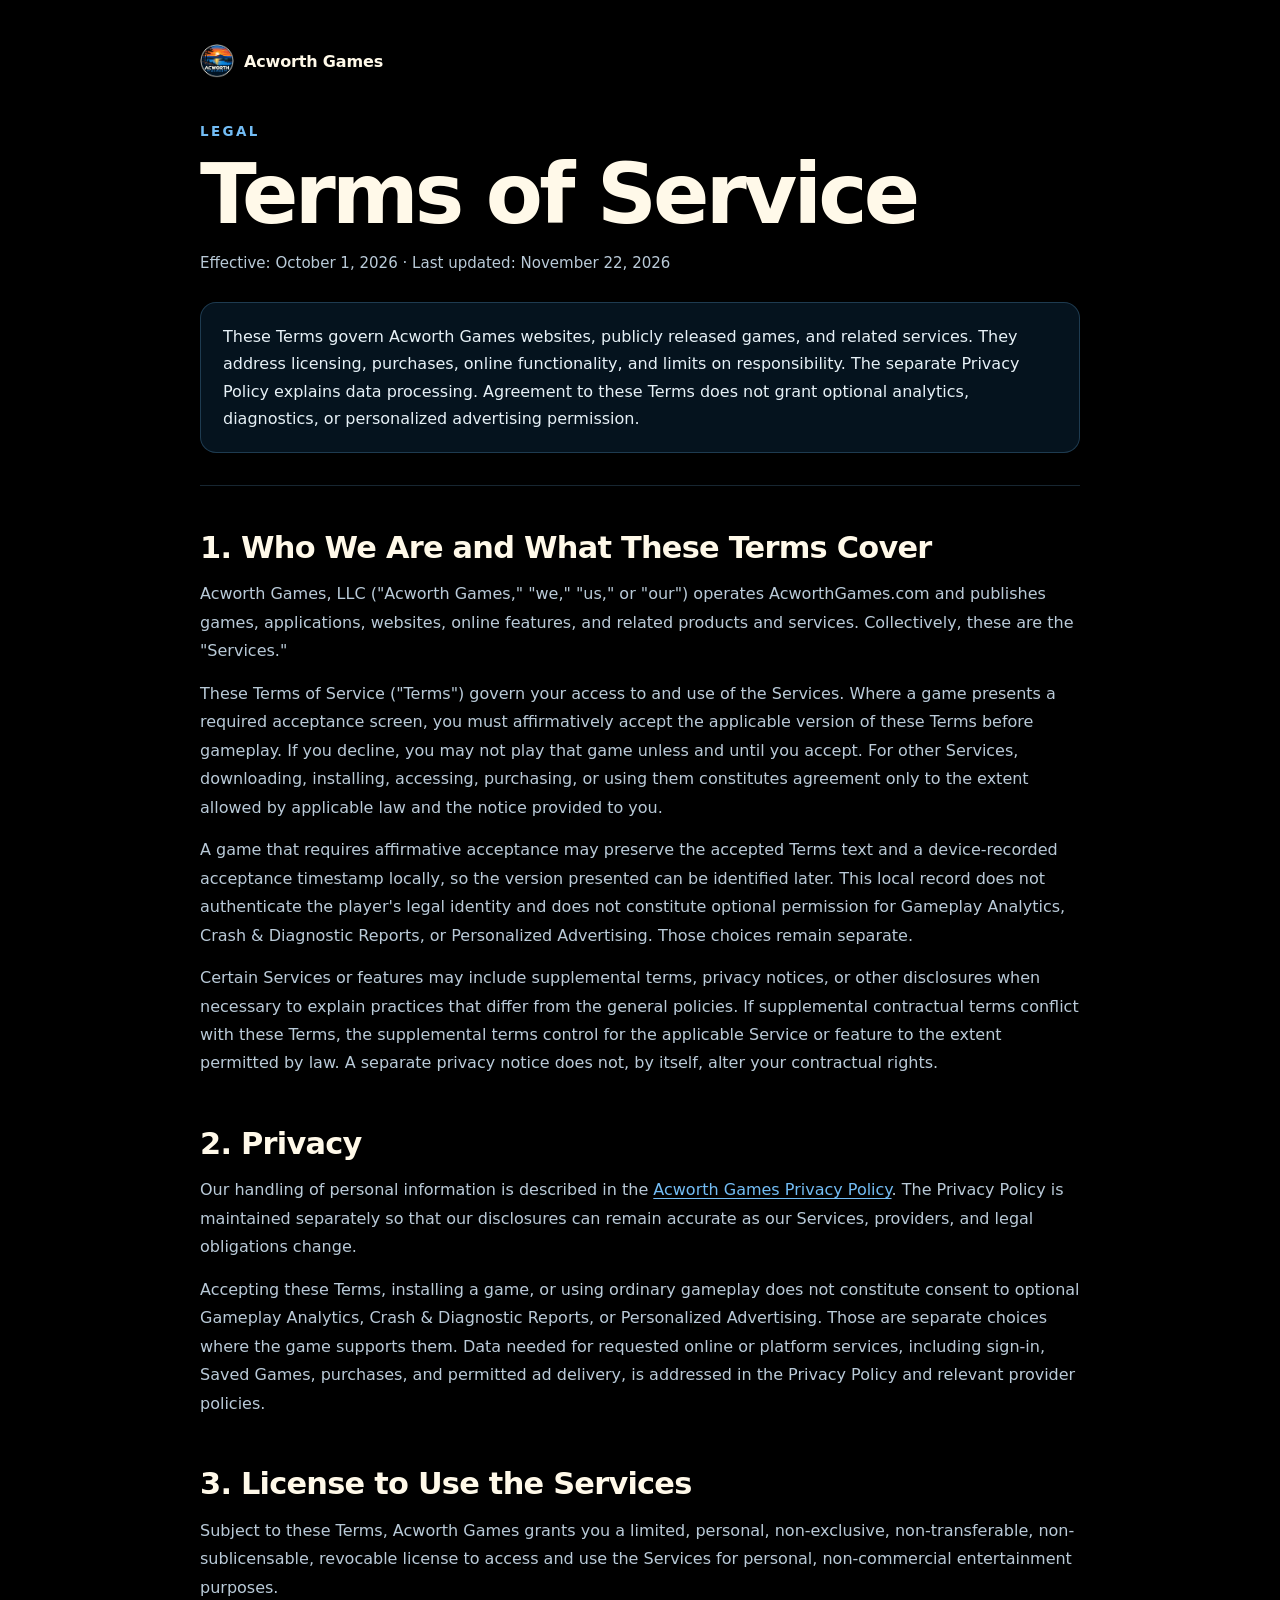
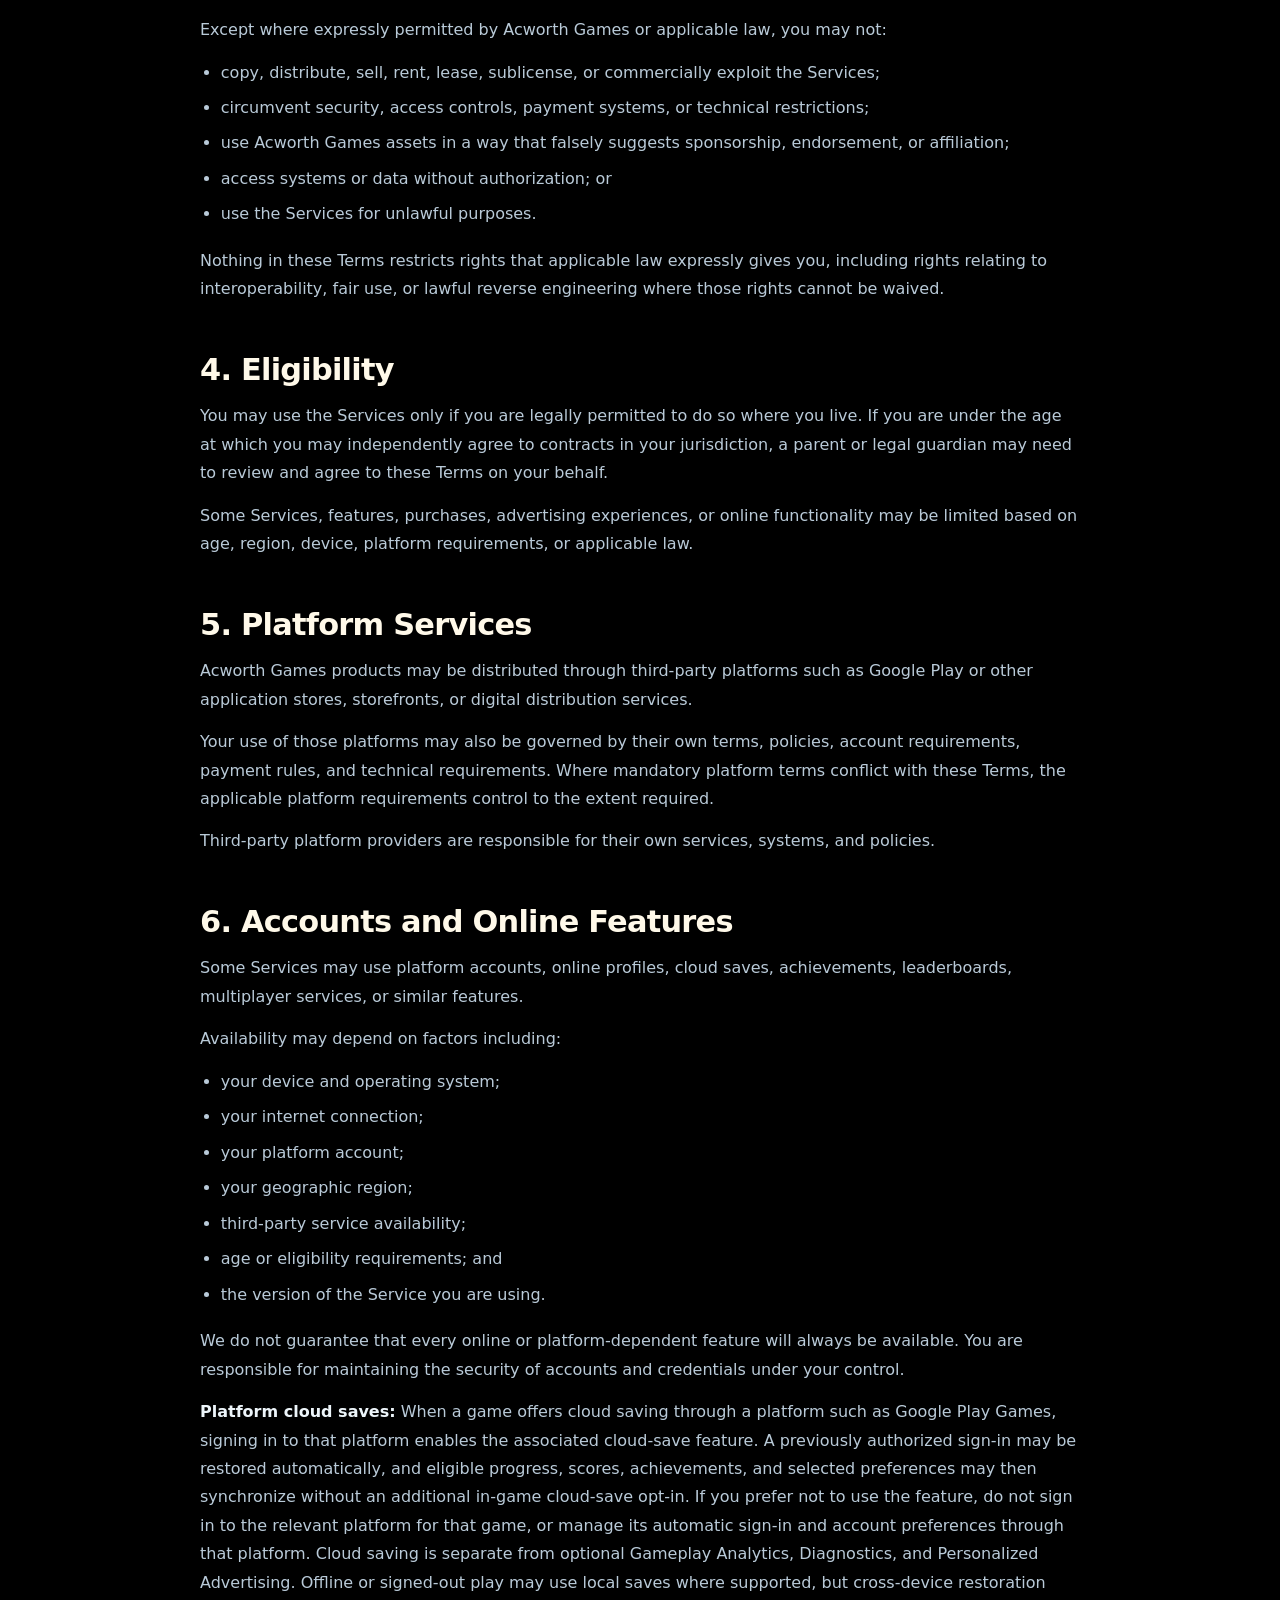
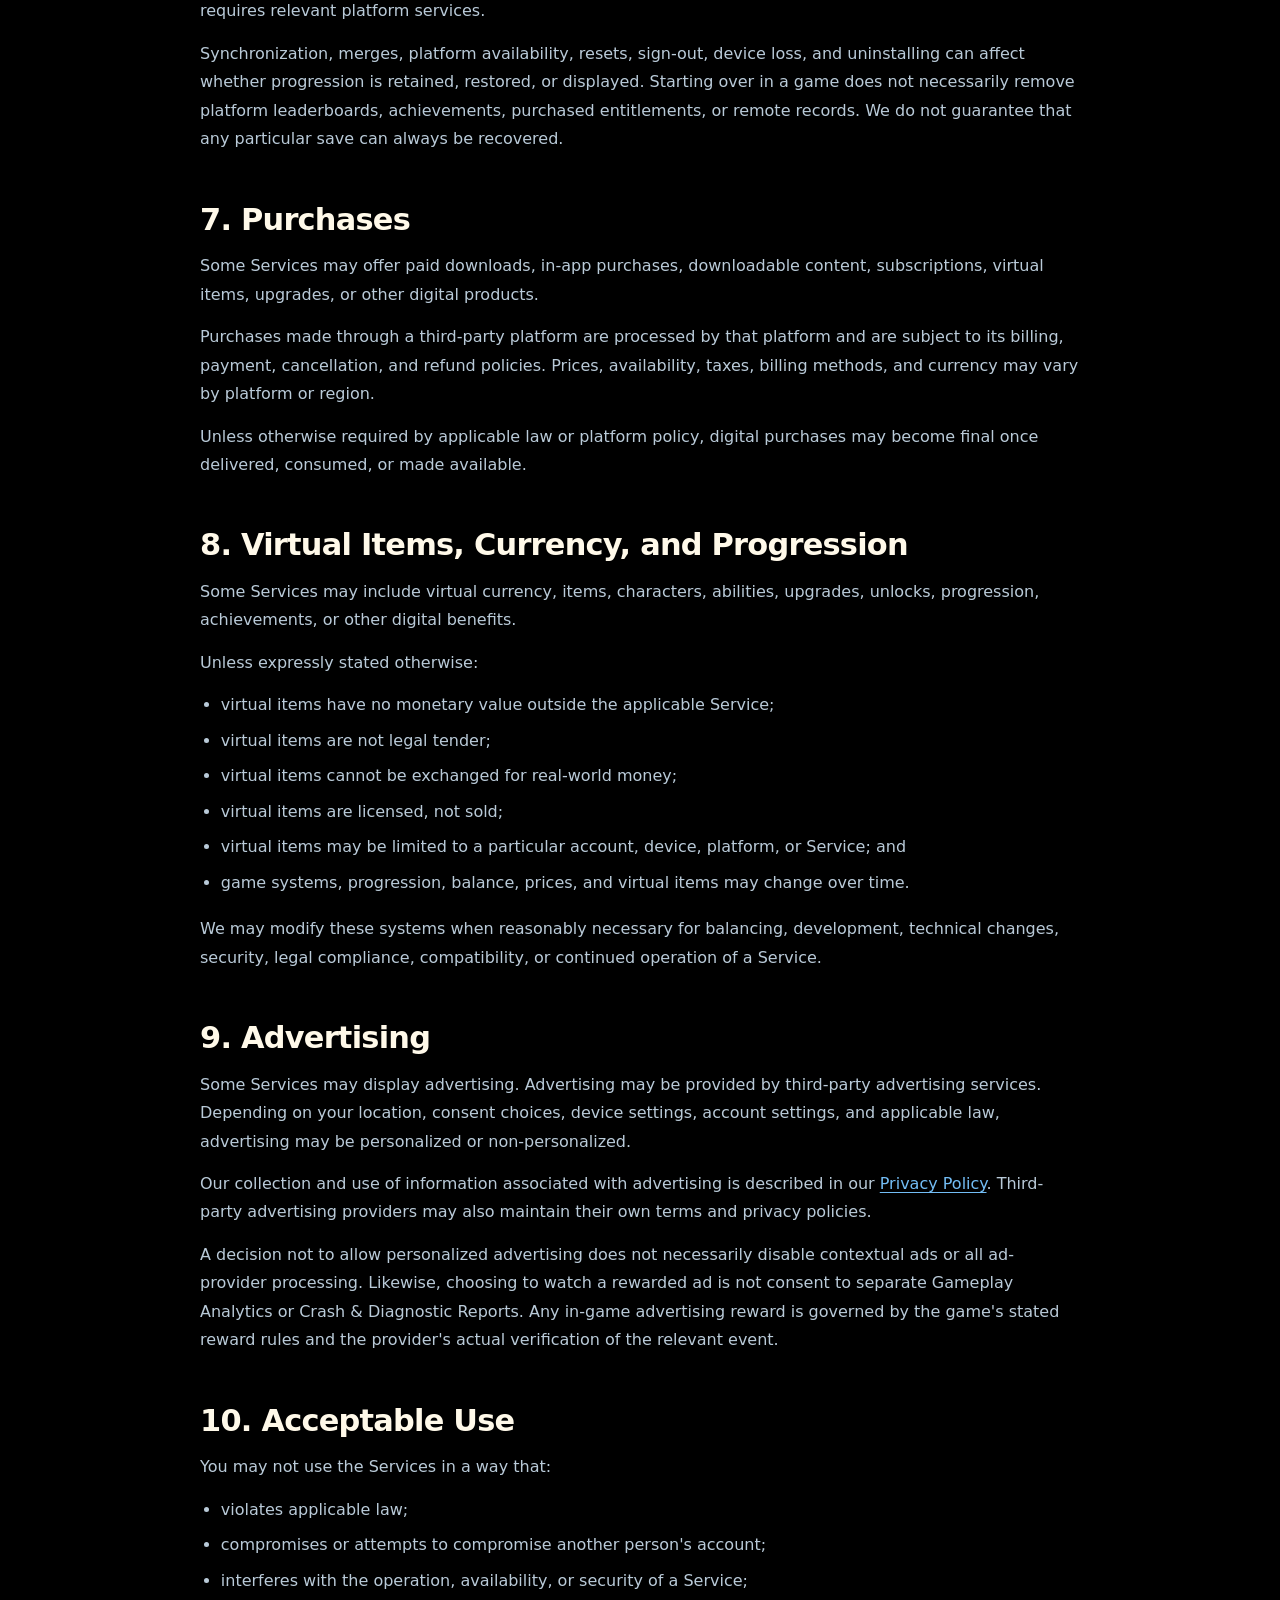
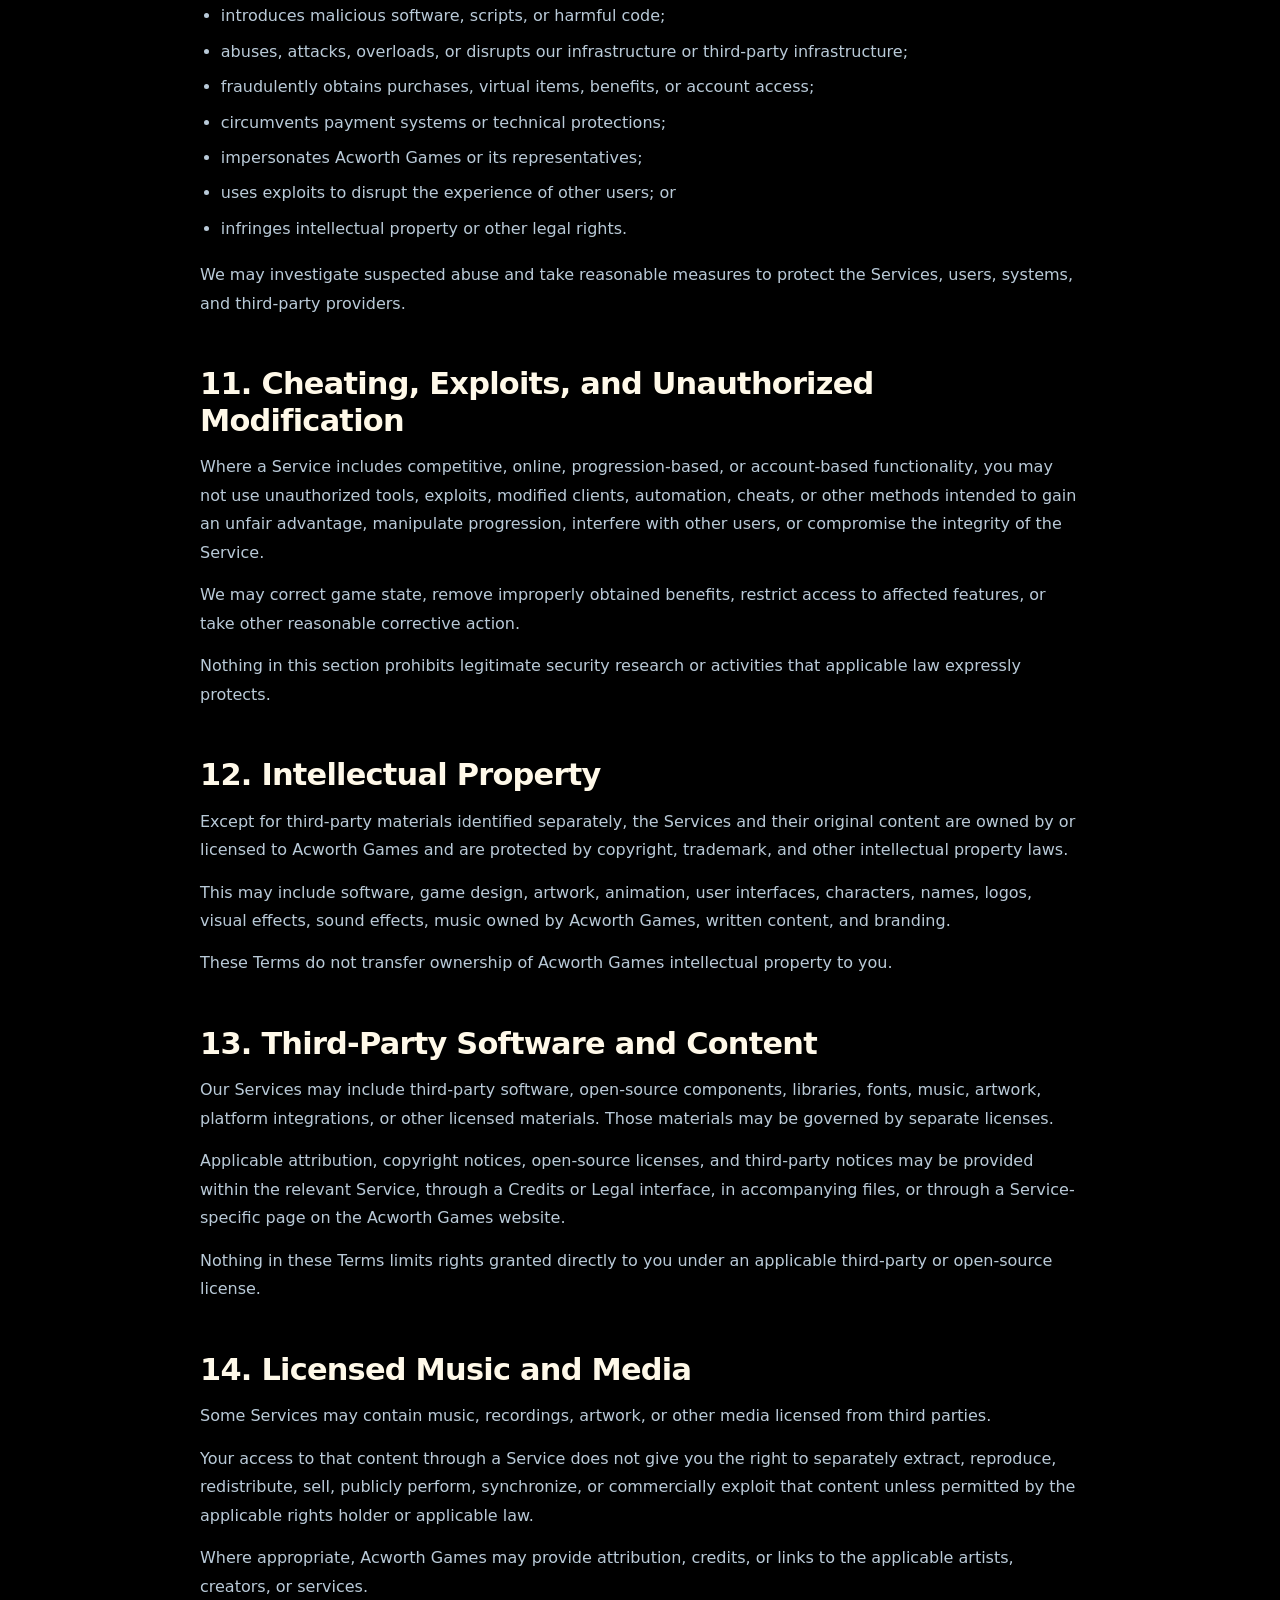
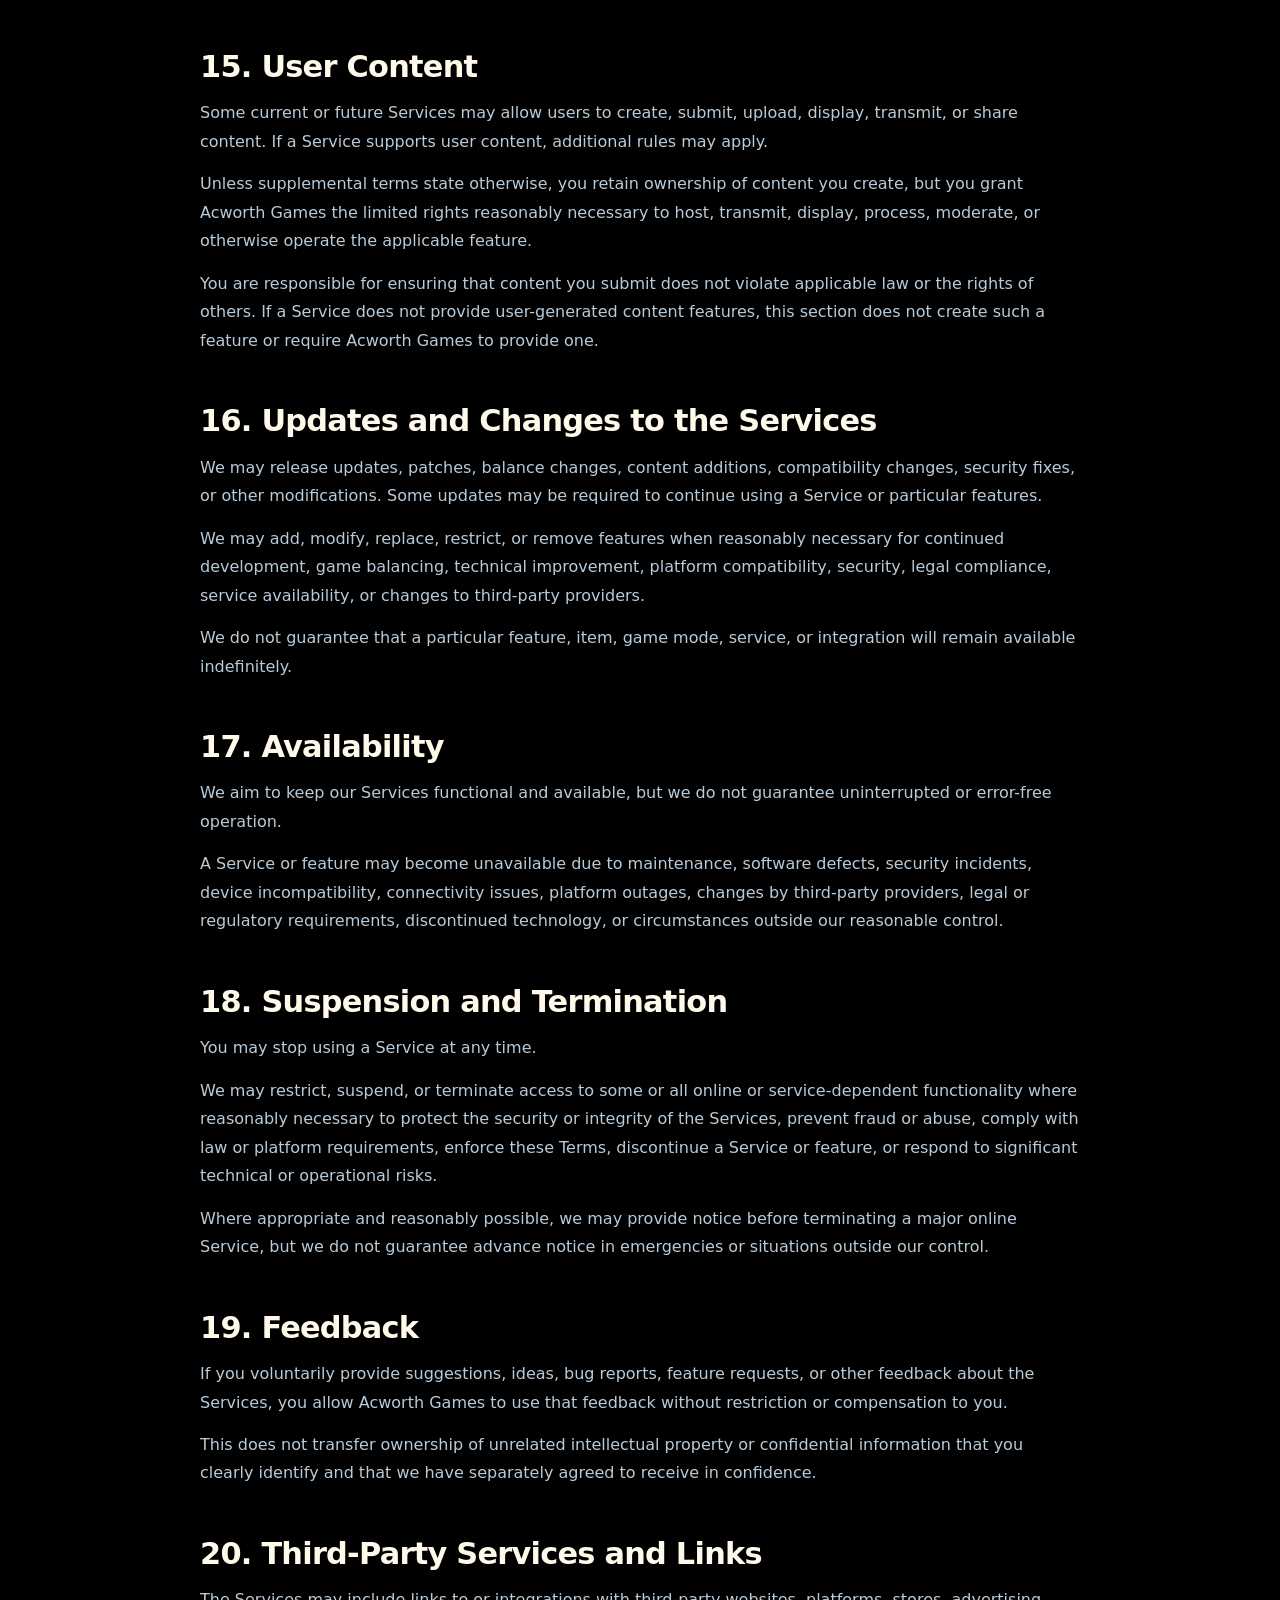
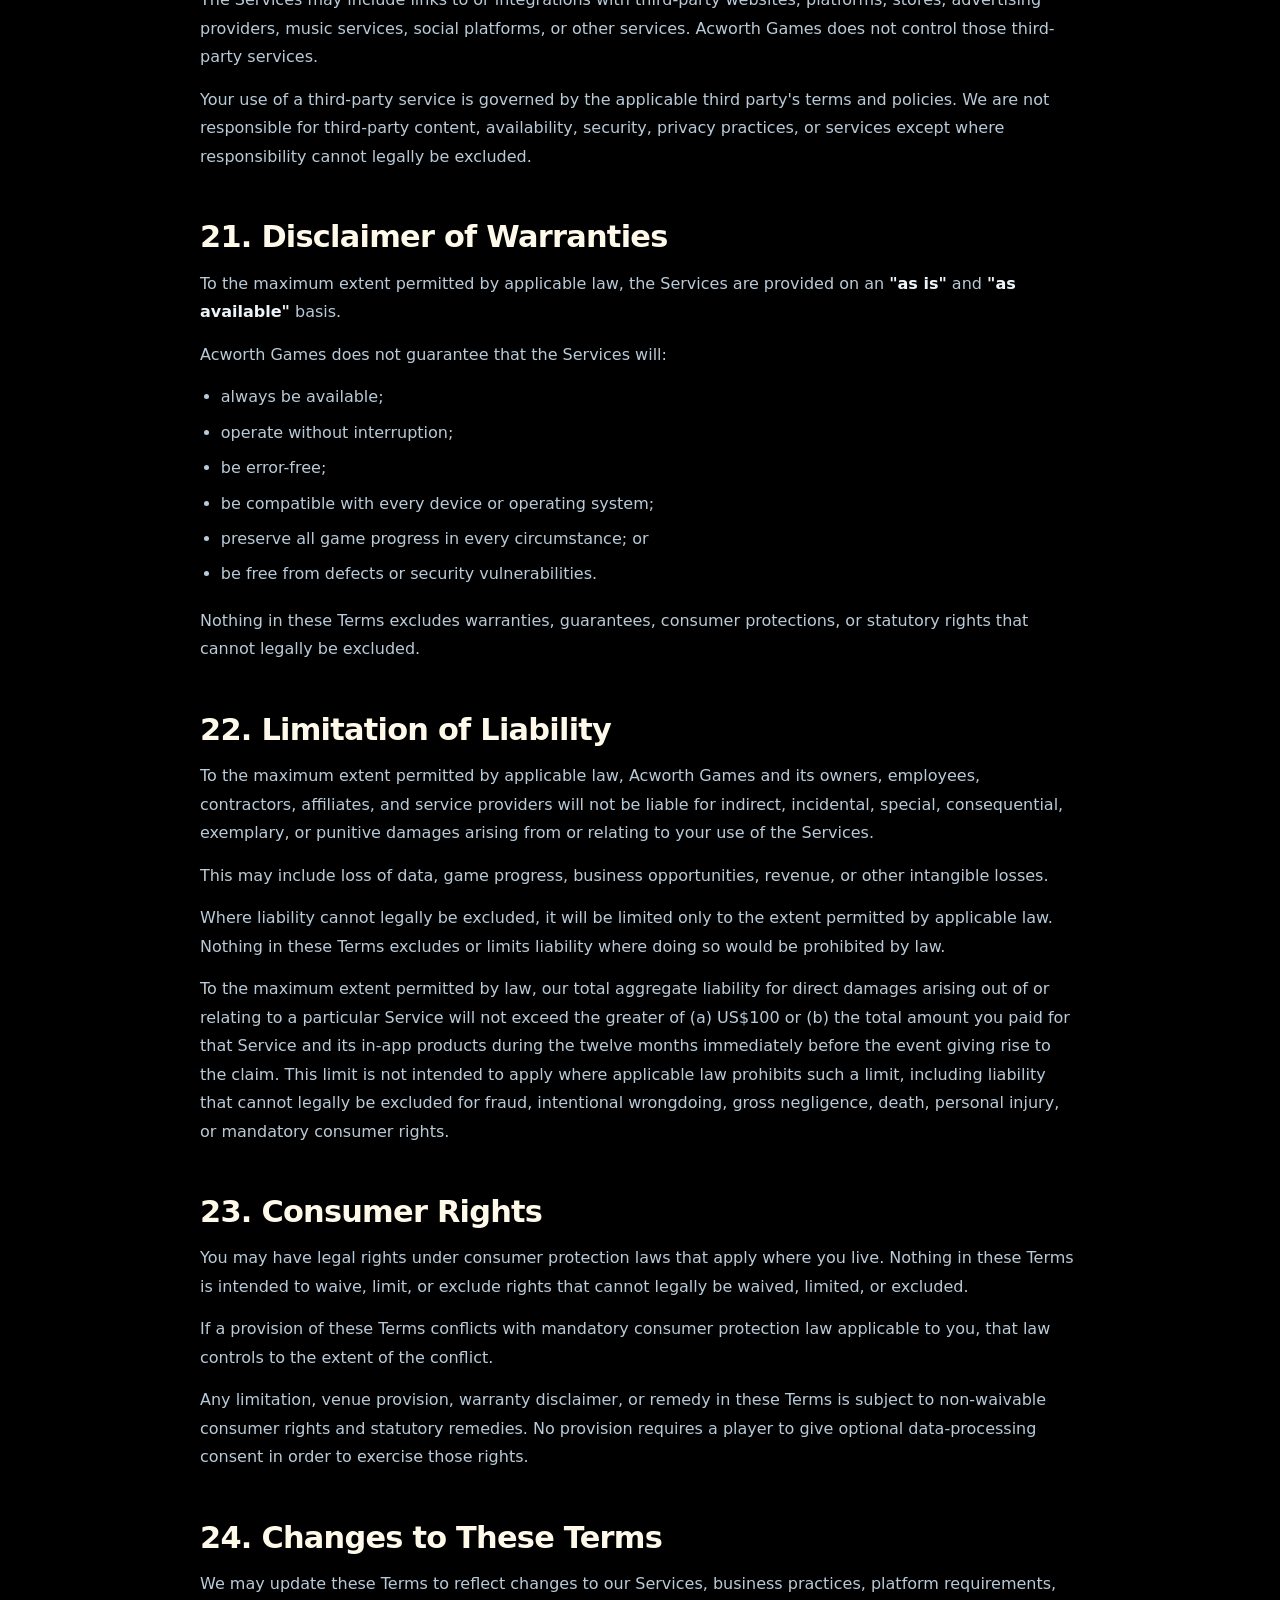
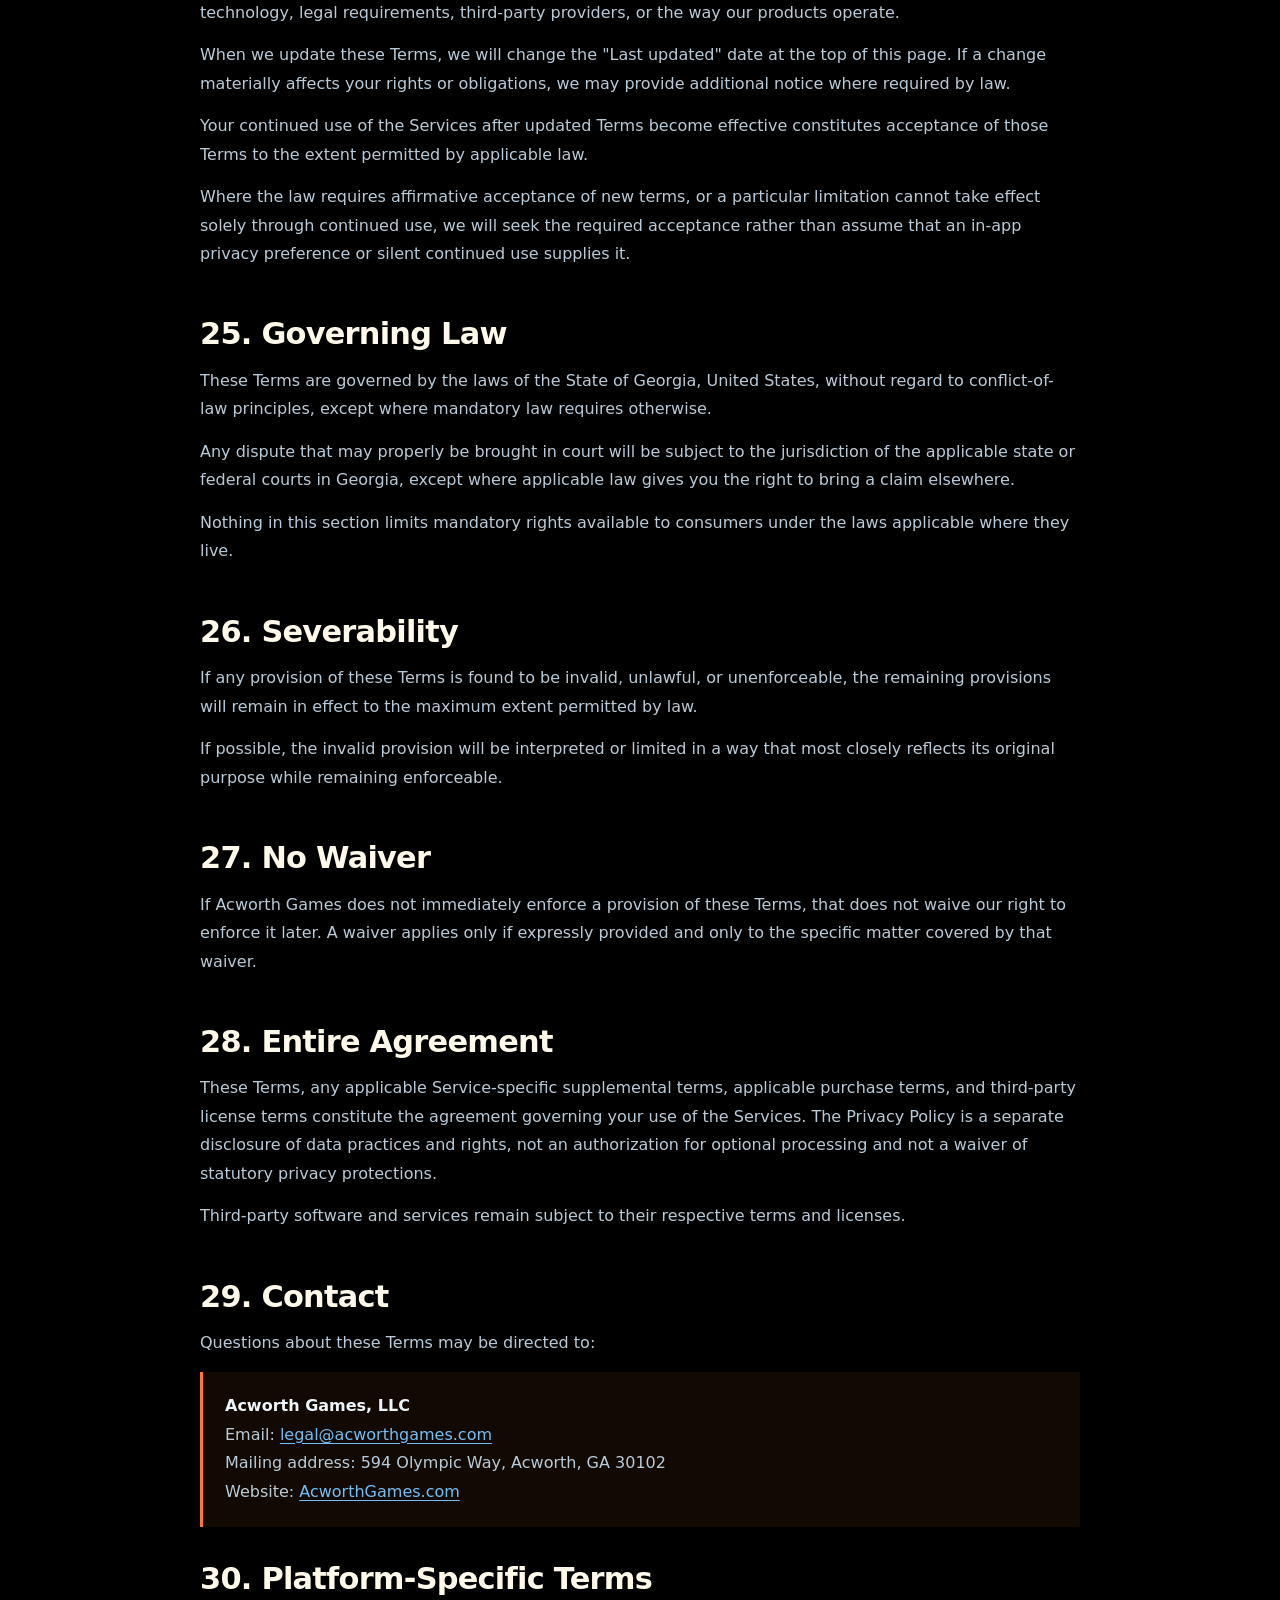
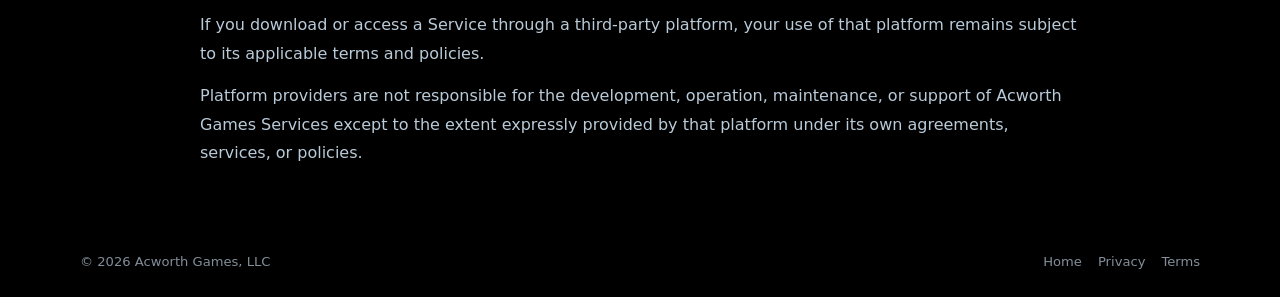
<file: terms/index.html>
<!doctype html>
<html lang="en">
<head>
  <meta charset="utf-8">
  <meta name="viewport" content="width=device-width, initial-scale=1">
  <meta name="description" content="Terms of Service for Acworth Games, LLC, AcworthGames.com, and Acworth Games titles.">
  <meta name="theme-color" content="#000000">
  <meta property="og:title" content="Terms of Service | Acworth Games">
  <meta property="og:description" content="Terms governing Acworth Games websites, games, applications, and related services.">
  <meta property="og:type" content="website">
  <meta property="og:url" content="https://acworthgames.com/terms/">
  <meta property="og:image" content="https://acworthgames.com/assets/acworth-games-logo.jpg?v=2">
  <title>Terms of Service | Acworth Games</title>
  <link rel="icon" href="/assets/acworth-games-logo.jpg?v=2">
  <link rel="stylesheet" href="/styles.css?v=3">
</head>
<body>
  <main class="legal-page">
    <nav class="legal-nav" aria-label="Site">
      <a class="brand-link" href="/">
        <img class="brand-mark" src="/assets/acworth-games-logo.jpg?v=2" width="68" height="68" alt="">
        Acworth Games
      </a>
    </nav>

    <header class="legal-header">
      <p class="eyebrow">Legal</p>
      <h1>Terms of Service</h1>
      <p class="legal-updated">Effective: October 1, 2026 · Last updated: November 22, 2026</p>
      <div class="legal-summary">
        These Terms govern Acworth Games websites, publicly released games,
        and related services. They address licensing, purchases, online
        functionality, and limits on responsibility. The separate Privacy
        Policy explains data processing. Agreement to these Terms does not
        grant optional analytics, diagnostics, or personalized advertising
        permission.
      </div>
    </header>

    <div class="legal-content">
      <section>
        <h2>1. Who We Are and What These Terms Cover</h2>
        <p>
          Acworth Games, LLC ("Acworth Games," "we," "us," or "our") operates
          AcworthGames.com and publishes games, applications, websites, online features,
          and related products and services. Collectively, these are the "Services."
        </p>
        <p>
          These Terms of Service ("Terms") govern your access to and use
          of the Services. Where a game presents a required acceptance
          screen, you must affirmatively accept the applicable version
          of these Terms before gameplay. If you decline, you may not
          play that game unless and until you accept. For other Services,
          downloading, installing, accessing, purchasing, or using them
          constitutes agreement only to the extent allowed by applicable
          law and the notice provided to you.
        </p>
        <p>
          A game that requires affirmative acceptance may preserve the
          accepted Terms text and a device-recorded acceptance timestamp
          locally, so the version presented can be identified later.
          This local record does not authenticate the player's legal
          identity and does not constitute optional permission for
          Gameplay Analytics, Crash &amp; Diagnostic Reports, or
          Personalized Advertising. Those choices remain separate.
        </p>
        <p>
          Certain Services or features may include supplemental terms,
          privacy notices, or other disclosures when necessary to explain
          practices that differ from the general policies. If supplemental
          contractual terms conflict with these Terms, the supplemental
          terms control for the applicable Service or feature to the
          extent permitted by law. A separate privacy notice does not,
          by itself, alter your contractual rights.
        </p>
      </section>

      <section>
        <h2>2. Privacy</h2>
        <p>
          Our handling of personal information is described in the
          <a href="/privacy/">Acworth Games Privacy Policy</a>. The Privacy Policy is
          maintained separately so that our disclosures can remain accurate as our Services,
          providers, and legal obligations change.
        </p>
        <p>
          Accepting these Terms, installing a game, or using ordinary gameplay does not
          constitute consent to optional Gameplay Analytics, Crash &amp; Diagnostic
          Reports, or Personalized Advertising. Those are separate choices where the
          game supports them. Data needed for requested online or platform services,
          including sign-in, Saved Games, purchases, and permitted ad delivery, is
          addressed in the Privacy Policy and relevant provider policies.
        </p>
      </section>

      <section>
        <h2>3. License to Use the Services</h2>
        <p>
          Subject to these Terms, Acworth Games grants you a limited, personal,
          non-exclusive, non-transferable, non-sublicensable, revocable license to access
          and use the Services for personal, non-commercial entertainment purposes.
        </p>
        <p>Except where expressly permitted by Acworth Games or applicable law, you may not:</p>
        <ul>
          <li>copy, distribute, sell, rent, lease, sublicense, or commercially exploit the Services;</li>
          <li>circumvent security, access controls, payment systems, or technical restrictions;</li>
          <li>use Acworth Games assets in a way that falsely suggests sponsorship, endorsement, or affiliation;</li>
          <li>access systems or data without authorization; or</li>
          <li>use the Services for unlawful purposes.</li>
        </ul>
        <p>
          Nothing in these Terms restricts rights that applicable law expressly gives you,
          including rights relating to interoperability, fair use, or lawful reverse
          engineering where those rights cannot be waived.
        </p>
      </section>

      <section>
        <h2>4. Eligibility</h2>
        <p>
          You may use the Services only if you are legally permitted to do so where you live.
          If you are under the age at which you may independently agree to contracts in your
          jurisdiction, a parent or legal guardian may need to review and agree to these
          Terms on your behalf.
        </p>
        <p>
          Some Services, features, purchases, advertising experiences, or online
          functionality may be limited based on age, region, device, platform requirements,
          or applicable law.
        </p>
      </section>

      <section>
        <h2>5. Platform Services</h2>
        <p>
          Acworth Games products may be distributed through third-party platforms such as
          Google Play or other application stores, storefronts, or digital distribution
          services.
        </p>
        <p>
          Your use of those platforms may also be governed by their own terms, policies,
          account requirements, payment rules, and technical requirements. Where mandatory
          platform terms conflict with these Terms, the applicable platform requirements
          control to the extent required.
        </p>
        <p>
          Third-party platform providers are responsible for their own services, systems,
          and policies.
        </p>
      </section>

      <section>
        <h2>6. Accounts and Online Features</h2>
        <p>
          Some Services may use platform accounts, online profiles, cloud saves,
          achievements, leaderboards, multiplayer services, or similar features.
        </p>
        <p>Availability may depend on factors including:</p>
        <ul>
          <li>your device and operating system;</li>
          <li>your internet connection;</li>
          <li>your platform account;</li>
          <li>your geographic region;</li>
          <li>third-party service availability;</li>
          <li>age or eligibility requirements; and</li>
          <li>the version of the Service you are using.</li>
        </ul>
        <p>
          We do not guarantee that every online or platform-dependent feature will always
          be available. You are responsible for maintaining the security of accounts and
          credentials under your control.
        </p>
        <p>
          <strong>Platform cloud saves:</strong> When a game offers
          cloud saving through a platform such as Google Play Games,
          signing in to that platform enables the associated cloud-save
          feature. A previously authorized sign-in may be restored
          automatically, and eligible progress, scores, achievements,
          and selected preferences may then synchronize without an
          additional in-game cloud-save opt-in. If you prefer not to use
          the feature, do not sign in to the relevant platform for that
          game, or manage its automatic sign-in and account preferences
          through that platform. Cloud saving is separate from optional
          Gameplay Analytics, Diagnostics, and Personalized Advertising.
          Offline or signed-out play may use local saves where supported,
          but cross-device restoration requires relevant platform services.
        </p>
        <p>
          Synchronization, merges, platform availability, resets, sign-out, device
          loss, and uninstalling can affect whether progression is retained,
          restored, or displayed. Starting over in a game does not necessarily
          remove platform leaderboards, achievements, purchased entitlements,
          or remote records. We do not guarantee that any particular save
          can always be recovered.
        </p>
      </section>

      <section>
        <h2>7. Purchases</h2>
        <p>
          Some Services may offer paid downloads, in-app purchases, downloadable content,
          subscriptions, virtual items, upgrades, or other digital products.
        </p>
        <p>
          Purchases made through a third-party platform are processed by that platform and
          are subject to its billing, payment, cancellation, and refund policies. Prices,
          availability, taxes, billing methods, and currency may vary by platform or region.
        </p>
        <p>
          Unless otherwise required by applicable law or platform policy, digital purchases
          may become final once delivered, consumed, or made available.
        </p>
      </section>

      <section>
        <h2>8. Virtual Items, Currency, and Progression</h2>
        <p>
          Some Services may include virtual currency, items, characters, abilities,
          upgrades, unlocks, progression, achievements, or other digital benefits.
        </p>
        <p>Unless expressly stated otherwise:</p>
        <ul>
          <li>virtual items have no monetary value outside the applicable Service;</li>
          <li>virtual items are not legal tender;</li>
          <li>virtual items cannot be exchanged for real-world money;</li>
          <li>virtual items are licensed, not sold;</li>
          <li>virtual items may be limited to a particular account, device, platform, or Service; and</li>
          <li>game systems, progression, balance, prices, and virtual items may change over time.</li>
        </ul>
        <p>
          We may modify these systems when reasonably necessary for balancing, development,
          technical changes, security, legal compliance, compatibility, or continued
          operation of a Service.
        </p>
      </section>

      <section>
        <h2>9. Advertising</h2>
        <p>
          Some Services may display advertising. Advertising may be provided by third-party
          advertising services. Depending on your location, consent choices, device
          settings, account settings, and applicable law, advertising may be personalized
          or non-personalized.
        </p>
        <p>
          Our collection and use of information associated with advertising is described in
          our <a href="/privacy/">Privacy Policy</a>. Third-party advertising providers may
          also maintain their own terms and privacy policies.
        </p>
        <p>
          A decision not to allow personalized advertising does not necessarily
          disable contextual ads or all ad-provider processing. Likewise, choosing
          to watch a rewarded ad is not consent to separate Gameplay Analytics or
          Crash &amp; Diagnostic Reports. Any in-game advertising reward is
          governed by the game's stated reward rules and the provider's actual
          verification of the relevant event.
        </p>
      </section>

      <section>
        <h2>10. Acceptable Use</h2>
        <p>You may not use the Services in a way that:</p>
        <ul>
          <li>violates applicable law;</li>
          <li>compromises or attempts to compromise another person's account;</li>
          <li>interferes with the operation, availability, or security of a Service;</li>
          <li>introduces malicious software, scripts, or harmful code;</li>
          <li>abuses, attacks, overloads, or disrupts our infrastructure or third-party infrastructure;</li>
          <li>fraudulently obtains purchases, virtual items, benefits, or account access;</li>
          <li>circumvents payment systems or technical protections;</li>
          <li>impersonates Acworth Games or its representatives;</li>
          <li>uses exploits to disrupt the experience of other users; or</li>
          <li>infringes intellectual property or other legal rights.</li>
        </ul>
        <p>
          We may investigate suspected abuse and take reasonable measures to protect the
          Services, users, systems, and third-party providers.
        </p>
      </section>

      <section>
        <h2>11. Cheating, Exploits, and Unauthorized Modification</h2>
        <p>
          Where a Service includes competitive, online, progression-based, or account-based
          functionality, you may not use unauthorized tools, exploits, modified clients,
          automation, cheats, or other methods intended to gain an unfair advantage,
          manipulate progression, interfere with other users, or compromise the integrity
          of the Service.
        </p>
        <p>
          We may correct game state, remove improperly obtained benefits, restrict access to
          affected features, or take other reasonable corrective action.
        </p>
        <p>
          Nothing in this section prohibits legitimate security research or activities that
          applicable law expressly protects.
        </p>
      </section>

      <section>
        <h2>12. Intellectual Property</h2>
        <p>
          Except for third-party materials identified separately, the Services and their
          original content are owned by or licensed to Acworth Games and are protected by
          copyright, trademark, and other intellectual property laws.
        </p>
        <p>
          This may include software, game design, artwork, animation, user interfaces,
          characters, names, logos, visual effects, sound effects, music owned by Acworth
          Games, written content, and branding.
        </p>
        <p>These Terms do not transfer ownership of Acworth Games intellectual property to you.</p>
      </section>

      <section>
        <h2>13. Third-Party Software and Content</h2>
        <p>
          Our Services may include third-party software, open-source components, libraries,
          fonts, music, artwork, platform integrations, or other licensed materials. Those
          materials may be governed by separate licenses.
        </p>
        <p>
          Applicable attribution, copyright notices, open-source licenses, and third-party
          notices may be provided within the relevant Service, through a Credits or Legal
          interface, in accompanying files, or through a Service-specific page on the
          Acworth Games website.
        </p>
        <p>
          Nothing in these Terms limits rights granted directly to you under an applicable
          third-party or open-source license.
        </p>
      </section>

      <section>
        <h2>14. Licensed Music and Media</h2>
        <p>
          Some Services may contain music, recordings, artwork, or other media licensed from
          third parties.
        </p>
        <p>
          Your access to that content through a Service does not give you the right to
          separately extract, reproduce, redistribute, sell, publicly perform, synchronize,
          or commercially exploit that content unless permitted by the applicable rights
          holder or applicable law.
        </p>
        <p>
          Where appropriate, Acworth Games may provide attribution, credits, or links to the
          applicable artists, creators, or services.
        </p>
      </section>

      <section>
        <h2>15. User Content</h2>
        <p>
          Some current or future Services may allow users to create, submit, upload,
          display, transmit, or share content. If a Service supports user content,
          additional rules may apply.
        </p>
        <p>
          Unless supplemental terms state otherwise, you retain ownership of content you
          create, but you grant Acworth Games the limited rights reasonably necessary to
          host, transmit, display, process, moderate, or otherwise operate the applicable
          feature.
        </p>
        <p>
          You are responsible for ensuring that content you submit does not violate
          applicable law or the rights of others. If a Service does not provide
          user-generated content features, this section does not create such a feature or
          require Acworth Games to provide one.
        </p>
      </section>

      <section>
        <h2>16. Updates and Changes to the Services</h2>
        <p>
          We may release updates, patches, balance changes, content additions,
          compatibility changes, security fixes, or other modifications. Some updates may
          be required to continue using a Service or particular features.
        </p>
        <p>
          We may add, modify, replace, restrict, or remove features when reasonably
          necessary for continued development, game balancing, technical improvement,
          platform compatibility, security, legal compliance, service availability, or
          changes to third-party providers.
        </p>
        <p>
          We do not guarantee that a particular feature, item, game mode, service, or
          integration will remain available indefinitely.
        </p>
      </section>

      <section>
        <h2>17. Availability</h2>
        <p>
          We aim to keep our Services functional and available, but we do not guarantee
          uninterrupted or error-free operation.
        </p>
        <p>
          A Service or feature may become unavailable due to maintenance, software defects,
          security incidents, device incompatibility, connectivity issues, platform outages,
          changes by third-party providers, legal or regulatory requirements, discontinued
          technology, or circumstances outside our reasonable control.
        </p>
      </section>

      <section>
        <h2>18. Suspension and Termination</h2>
        <p>You may stop using a Service at any time.</p>
        <p>
          We may restrict, suspend, or terminate access to some or all online or
          service-dependent functionality where reasonably necessary to protect the
          security or integrity of the Services, prevent fraud or abuse, comply with law or
          platform requirements, enforce these Terms, discontinue a Service or feature, or
          respond to significant technical or operational risks.
        </p>
        <p>
          Where appropriate and reasonably possible, we may provide notice before
          terminating a major online Service, but we do not guarantee advance notice in
          emergencies or situations outside our control.
        </p>
      </section>

      <section>
        <h2>19. Feedback</h2>
        <p>
          If you voluntarily provide suggestions, ideas, bug reports, feature requests, or
          other feedback about the Services, you allow Acworth Games to use that feedback
          without restriction or compensation to you.
        </p>
        <p>
          This does not transfer ownership of unrelated intellectual property or
          confidential information that you clearly identify and that we have separately
          agreed to receive in confidence.
        </p>
      </section>

      <section>
        <h2>20. Third-Party Services and Links</h2>
        <p>
          The Services may include links to or integrations with third-party websites,
          platforms, stores, advertising providers, music services, social platforms, or
          other services. Acworth Games does not control those third-party services.
        </p>
        <p>
          Your use of a third-party service is governed by the applicable third party's
          terms and policies. We are not responsible for third-party content, availability,
          security, privacy practices, or services except where responsibility cannot
          legally be excluded.
        </p>
      </section>

      <section>
        <h2>21. Disclaimer of Warranties</h2>
        <p>
          To the maximum extent permitted by applicable law, the Services are provided on an
          <strong>"as is"</strong> and <strong>"as available"</strong> basis.
        </p>
        <p>Acworth Games does not guarantee that the Services will:</p>
        <ul>
          <li>always be available;</li>
          <li>operate without interruption;</li>
          <li>be error-free;</li>
          <li>be compatible with every device or operating system;</li>
          <li>preserve all game progress in every circumstance; or</li>
          <li>be free from defects or security vulnerabilities.</li>
        </ul>
        <p>
          Nothing in these Terms excludes warranties, guarantees, consumer protections, or
          statutory rights that cannot legally be excluded.
        </p>
      </section>

      <section>
        <h2>22. Limitation of Liability</h2>
        <p>
          To the maximum extent permitted by applicable law, Acworth Games and its owners,
          employees, contractors, affiliates, and service providers will not be liable for
          indirect, incidental, special, consequential, exemplary, or punitive damages
          arising from or relating to your use of the Services.
        </p>
        <p>
          This may include loss of data, game progress, business opportunities, revenue, or
          other intangible losses.
        </p>
        <p>
          Where liability cannot legally be excluded, it will be limited only to the extent
          permitted by applicable law. Nothing in these Terms excludes or limits liability
          where doing so would be prohibited by law.
        </p>
        <p>
          To the maximum extent permitted by law, our total aggregate liability
          for direct damages arising out of or relating to a particular Service
          will not exceed the greater of (a) US$100 or (b) the total amount
          you paid for that Service and its in-app products during the twelve
          months immediately before the event giving rise to the claim.
          This limit is not intended to apply where applicable law prohibits
          such a limit, including liability that cannot legally be excluded
          for fraud, intentional wrongdoing, gross negligence, death,
          personal injury, or mandatory consumer rights.
        </p>
      </section>

      <section>
        <h2>23. Consumer Rights</h2>
        <p>
          You may have legal rights under consumer protection laws that apply where you
          live. Nothing in these Terms is intended to waive, limit, or exclude rights that
          cannot legally be waived, limited, or excluded.
        </p>
        <p>
          If a provision of these Terms conflicts with mandatory consumer protection law
          applicable to you, that law controls to the extent of the conflict.
        </p>
        <p>
          Any limitation, venue provision, warranty disclaimer, or remedy in
          these Terms is subject to non-waivable consumer rights and statutory
          remedies. No provision requires a player to give optional data-processing
          consent in order to exercise those rights.
        </p>
      </section>

      <section>
        <h2>24. Changes to These Terms</h2>
        <p>
          We may update these Terms to reflect changes to our Services, business practices,
          platform requirements, technology, legal requirements, third-party providers, or
          the way our products operate.
        </p>
        <p>
          When we update these Terms, we will change the "Last updated" date at the top of
          this page. If a change materially affects your rights or obligations, we may
          provide additional notice where required by law.
        </p>
        <p>
          Your continued use of the Services after updated Terms become effective
          constitutes acceptance of those Terms to the extent permitted by applicable law.
        </p>
        <p>
          Where the law requires affirmative acceptance of new terms, or a
          particular limitation cannot take effect solely through continued
          use, we will seek the required acceptance rather than assume that
          an in-app privacy preference or silent continued use supplies it.
        </p>
      </section>

      <section>
        <h2>25. Governing Law</h2>
        <p>
          These Terms are governed by the laws of the State of Georgia, United States,
          without regard to conflict-of-law principles, except where mandatory law requires
          otherwise.
        </p>
        <p>
          Any dispute that may properly be brought in court will be subject to the
          jurisdiction of the applicable state or federal courts in Georgia, except where
          applicable law gives you the right to bring a claim elsewhere.
        </p>
        <p>
          Nothing in this section limits mandatory rights available to consumers under the
          laws applicable where they live.
        </p>
      </section>

      <section>
        <h2>26. Severability</h2>
        <p>
          If any provision of these Terms is found to be invalid, unlawful, or
          unenforceable, the remaining provisions will remain in effect to the maximum
          extent permitted by law.
        </p>
        <p>
          If possible, the invalid provision will be interpreted or limited in a way that
          most closely reflects its original purpose while remaining enforceable.
        </p>
      </section>

      <section>
        <h2>27. No Waiver</h2>
        <p>
          If Acworth Games does not immediately enforce a provision of these Terms, that
          does not waive our right to enforce it later. A waiver applies only if expressly
          provided and only to the specific matter covered by that waiver.
        </p>
      </section>

      <section>
        <h2>28. Entire Agreement</h2>
        <p>
          These Terms, any applicable Service-specific supplemental terms,
          applicable purchase terms, and third-party license terms constitute
          the agreement governing your use of the Services. The Privacy Policy
          is a separate disclosure of data practices and rights, not an
          authorization for optional processing and not a waiver of statutory
          privacy protections.
        </p>
        <p>
          Third-party software and services remain subject to their respective terms and
          licenses.
        </p>
      </section>

      <section>
        <h2>29. Contact</h2>
        <p>Questions about these Terms may be directed to:</p>
        <div class="legal-contact">
          <address>
            <strong>Acworth Games, LLC</strong><br>
            Email: <a href="mailto:legal@acworthgames.com">legal@acworthgames.com</a><br>
            Mailing address: 594 Olympic Way, Acworth, GA 30102<br>
            Website: <a href="https://acworthgames.com/">AcworthGames.com</a>
          </address>
        </div>
      </section>

      <section>
        <h2>30. Platform-Specific Terms</h2>
        <p>
          If you download or access a Service through a third-party platform, your use of
          that platform remains subject to its applicable terms and policies.
        </p>
        <p>
          Platform providers are not responsible for the development, operation,
          maintenance, or support of Acworth Games Services except to the extent expressly
          provided by that platform under its own agreements, services, or policies.
        </p>
      </section>
    </div>
  </main>

  <footer>
    <span>© 2026 Acworth Games, LLC</span>
    <nav class="footer-links" aria-label="Site links">
      <a href="/">Home</a>
      <a href="/privacy/">Privacy</a>
      <a href="/terms/" aria-current="page">Terms</a>
    </nav>
  </footer>
</body>
</html>
</file>
<file: styles.css>
:root {
  color-scheme: dark;
  --ink: #000000;
  --ink-soft: #0c2940;
  --cream: #fff9e9;
  --blue: #2f9af0;
  --blue-soft: #73bdf5;
  --orange: #ff7a2d;
  --muted: #b9cad8;
}

* {
  box-sizing: border-box;
}

html {
  min-height: 100%;
  background: var(--ink);
}

body {
  min-height: 100vh;
  margin: 0;
  display: flex;
  flex-direction: column;
  font-family: Inter, ui-sans-serif, system-ui, -apple-system, BlinkMacSystemFont, "Segoe UI", sans-serif;
  color: var(--cream);
  background: var(--ink);
}

a {
  color: var(--blue-soft);
  text-underline-offset: 0.18em;
}

a:hover {
  color: var(--cream);
}

a:focus-visible {
  outline: 2px solid var(--orange);
  outline-offset: 4px;
  border-radius: 2px;
}

.page {
  width: min(1120px, calc(100% - 40px));
  margin: auto;
  padding: 56px 0 36px;
}

.hero {
  display: grid;
  grid-template-columns: minmax(220px, 280px) minmax(0, 1fr);
  align-items: center;
  gap: clamp(42px, 7vw, 92px);
}

.logo {
  width: min(100%, 260px);
  height: auto;
  display: block;
  justify-self: center;
  border-radius: 50%;
  box-shadow:
    0 28px 80px rgba(0, 0, 0, 0.42),
    0 0 0 1px rgba(255, 249, 233, 0.08);
}

.copy {
  max-width: 610px;
}

.eyebrow {
  margin: 0 0 14px;
  color: var(--blue-soft);
  font-size: 0.84rem;
  font-weight: 800;
  letter-spacing: 0.18em;
  text-transform: uppercase;
}

h1 {
  margin: 0;
  max-width: 12ch;
  font-size: clamp(3rem, 7vw, 6.6rem);
  line-height: 1.08;
  letter-spacing: -0.055em;
  text-wrap: balance;
}

.intro {
  margin: 28px 0 0;
  max-width: 54ch;
  color: var(--muted);
  font-size: clamp(1.05rem, 2vw, 1.25rem);
  line-height: 1.7;
}

.status {
  width: fit-content;
  margin-top: 28px;
  padding: 11px 15px;
  display: inline-flex;
  align-items: center;
  gap: 10px;
  border: 1px solid rgba(115, 189, 245, 0.24);
  border-radius: 999px;
  color: #dcebf5;
  background: rgba(12, 41, 64, 0.66);
  font-size: 0.94rem;
}

.status-dot {
  width: 9px;
  height: 9px;
  flex: 0 0 auto;
  border-radius: 50%;
  background: var(--orange);
  box-shadow: 0 0 18px rgba(255, 122, 45, 0.72);
}

footer {
  width: min(1120px, calc(100% - 40px));
  margin: 0 auto;
  padding: 0 0 28px;
  display: flex;
  align-items: center;
  justify-content: space-between;
  gap: 18px;
  color: rgba(185, 202, 216, 0.7);
  font-size: 0.82rem;
}

.footer-links {
  display: flex;
  gap: 16px;
}

.footer-links a {
  color: inherit;
  text-decoration: none;
}

.footer-links a:hover {
  color: var(--cream);
}

.legal-page {
  width: min(880px, calc(100% - 40px));
  margin: 0 auto;
  padding: 44px 0 68px;
}

.legal-nav {
  margin-bottom: 42px;
}

.brand-link {
  display: inline-flex;
  align-items: center;
  gap: 10px;
  color: var(--cream);
  font-weight: 800;
  text-decoration: none;
  letter-spacing: -0.01em;
}

.brand-mark {
  width: 34px;
  height: 34px;
  border-radius: 50%;
}

.legal-header {
  padding-bottom: 32px;
  border-bottom: 1px solid rgba(115, 189, 245, 0.2);
}

.legal-page h1 {
  max-width: none;
  font-size: clamp(2.7rem, 7vw, 5.2rem);
  line-height: 1;
  letter-spacing: -0.045em;
}

.legal-updated {
  margin: 18px 0 0;
  color: var(--muted);
  font-size: 0.94rem;
}

.legal-summary {
  margin: 30px 0 0;
  padding: 20px 22px;
  border: 1px solid rgba(115, 189, 245, 0.23);
  border-radius: 16px;
  background: rgba(12, 41, 64, 0.48);
  color: #e7f1f7;
  line-height: 1.7;
}

.legal-content {
  padding-top: 14px;
}

.legal-content section {
  padding: 30px 0 4px;
}

.legal-content h2 {
  margin: 0 0 14px;
  color: var(--cream);
  font-size: clamp(1.45rem, 3vw, 1.9rem);
  line-height: 1.2;
  letter-spacing: -0.025em;
}

.legal-content h3 {
  margin: 24px 0 8px;
  color: #e7f1f7;
  font-size: 1.05rem;
}

.legal-content p,
.legal-content li {
  color: var(--muted);
  font-size: 1rem;
  line-height: 1.78;
}

.legal-content p {
  margin: 0 0 14px;
}

.legal-content ul {
  margin: 8px 0 18px;
  padding-left: 1.3rem;
}

.legal-content li + li {
  margin-top: 7px;
}

.legal-content strong {
  color: #edf5fa;
}


/* Company-wide privacy data table, scrollable on small screens. */
.legal-table-scroll {
  margin: 16px 0 22px;
  overflow-x: auto;
  border: 1px solid rgba(115, 189, 245, 0.24);
  border-radius: 12px;
  -webkit-overflow-scrolling: touch;
}

.legal-table-scroll:focus-visible {
  outline: 3px solid #8deaff;
  outline-offset: 3px;
}

.legal-data-table {
  width: 100%;
  min-width: 720px;
  border-collapse: collapse;
  text-align: left;
}

.legal-data-table caption {
  padding: 12px 14px;
  color: #e7f1f7;
  font-weight: 700;
  text-align: left;
  background: rgba(12, 41, 64, 0.5);
}

.legal-data-table th,
.legal-data-table td {
  padding: 12px 14px;
  border-top: 1px solid rgba(115, 189, 245, 0.15);
  font-size: 0.9rem;
  line-height: 1.5;
  vertical-align: top;
}

.legal-data-table thead th {
  color: #f2faff;
  background: rgba(31, 71, 101, 0.65);
}

.legal-data-table tbody th {
  color: #e7f1f7;
  font-weight: 700;
  width: 19%;
}

.legal-data-table tbody td {
  color: var(--muted);
}

.legal-data-table tbody tr:nth-child(even) {
  background: rgba(115, 189, 245, 0.04);
}

.legal-content code {
  color: var(--cream);
  background: rgba(115, 189, 245, 0.12);
  border-radius: 4px;
  padding: 0.08em 0.3em;
}

.legal-contact {
  margin-top: 12px;
  padding: 20px 22px;
  border-left: 3px solid var(--orange);
  background: rgba(255, 122, 45, 0.07);
  color: var(--muted);
  line-height: 1.8;
}

.legal-contact address {
  font-style: normal;
}

@media (max-width: 780px) {
  .page {
    padding-top: 34px;
  }

  .hero {
    grid-template-columns: 1fr;
    gap: 36px;
  }

  .logo {
    width: min(68vw, 240px);
    justify-self: center;
  }

  .copy {
    text-align: center;
    justify-self: center;
  }

  h1 {
    max-width: 11ch;
    margin-inline: auto;
  }

  .intro {
    margin-inline: auto;
  }

  .status {
    margin-inline: auto;
  }

  footer {
    flex-direction: column;
    text-align: center;
  }

  .legal-page {
    padding-top: 28px;
  }

  .legal-nav {
    margin-bottom: 30px;
  }
}

@media (prefers-reduced-motion: no-preference) {
  .logo {
    animation: settle 700ms ease-out both;
  }

  .copy {
    animation: settle 700ms 90ms ease-out both;
  }

  @keyframes settle {
    from {
      opacity: 0;
      transform: translateY(10px);
    }

    to {
      opacity: 1;
      transform: translateY(0);
    }
  }
}


.featured-game {
  margin: 22px 0 0;
}

.featured-game a {
  display: inline-flex;
  align-items: center;
  gap: 9px;
  color: var(--blue-soft);
  font-weight: 750;
  text-decoration-thickness: 1px;
}

.featured-game a:hover {
  color: var(--cream);
}

@media (max-width: 780px) {
  .featured-game {
    text-align: center;
  }
}

/* Abrecan game page. Keep branding isolated from the studio and policy pages. */
.game-body {
  background:
    radial-gradient(circle at 18% 30%, rgba(0, 163, 255, 0.16), transparent 32rem),
    radial-gradient(circle at 85% 18%, rgba(98, 74, 255, 0.14), transparent 28rem),
    #020617;
}

.game-page {
  width: min(1120px, calc(100% - 40px));
  margin: auto;
  padding: 38px 0 48px;
}

.game-nav {
  margin-bottom: clamp(42px, 7vw, 76px);
}

.game-hero {
  display: grid;
  grid-template-columns: minmax(260px, 360px) minmax(0, 1fr);
  align-items: center;
  gap: clamp(44px, 8vw, 96px);
}

.game-logo-frame {
  position: relative;
  isolation: isolate;
  width: min(100%, 360px);
  justify-self: center;
}

.game-logo-frame::before {
  content: "";
  position: absolute;
  inset: 12%;
  z-index: -1;
  border-radius: 50%;
  background: rgba(0, 148, 255, 0.24);
  filter: blur(56px);
}

.game-logo {
  width: 100%;
  height: auto;
  display: block;
  filter: drop-shadow(0 24px 44px rgba(0, 100, 255, 0.24));
}

.game-copy {
  max-width: 650px;
}

.game-page .eyebrow {
  color: #8deaff;
}

.game-page h1 {
  max-width: none;
  color: #f2faff;
  font-size: clamp(3.6rem, 9vw, 7rem);
  line-height: 0.98;
  letter-spacing: -0.055em;
  text-shadow: 0 0 42px rgba(0, 183, 255, 0.2);
}

.game-intro {
  margin: 26px 0 0;
  max-width: 58ch;
  color: #c2d5e6;
  font-size: clamp(1.05rem, 2vw, 1.2rem);
  line-height: 1.75;
}

.game-status {
  width: fit-content;
  margin-top: 26px;
  padding: 10px 15px;
  display: inline-flex;
  align-items: center;
  gap: 10px;
  border: 1px solid rgba(80, 211, 255, 0.32);
  border-radius: 999px;
  color: #dfedff;
  background: rgba(8, 34, 76, 0.64);
  font-size: 0.94rem;
}

.game-status strong {
  color: #f2faff;
}

.game-status-dot {
  width: 9px;
  height: 9px;
  flex: 0 0 auto;
  border-radius: 50%;
  background: #48e6ff;
  box-shadow: 0 0 18px rgba(72, 230, 255, 0.72);
}

.game-support {
  margin-top: 38px;
  padding-top: 28px;
  border-top: 1px solid rgba(80, 211, 255, 0.22);
}

.game-support h2 {
  margin: 0 0 10px;
  color: #f2faff;
  font-size: 1rem;
  letter-spacing: 0.08em;
  text-transform: uppercase;
}

.game-support p {
  margin: 0;
  color: #bdcee1;
  line-height: 1.7;
}

.game-support a {
  color: #8deaff;
}

.game-links {
  margin-top: 17px;
  display: flex;
  flex-wrap: wrap;
  gap: 14px 22px;
}

.game-links a {
  color: #dae9fa;
  font-size: 0.92rem;
  font-weight: 700;
  text-decoration-color: rgba(80, 211, 255, 0.56);
}

.game-links a:hover {
  color: #ffffff;
}

@media (max-width: 780px) {
  .game-page {
    padding-top: 28px;
  }

  .game-nav {
    margin-bottom: 36px;
  }

  .game-hero {
    grid-template-columns: 1fr;
    gap: 40px;
  }

  .game-logo-frame {
    width: min(76vw, 360px);
  }

  .game-copy {
    text-align: center;
    justify-self: center;
  }

  .game-page h1 {
    margin-inline: auto;
  }

  .game-intro {
    margin-inline: auto;
  }

  .game-status {
    margin-inline: auto;
  }

  .game-links {
    justify-content: center;
  }
}

@media (prefers-reduced-motion: no-preference) {
  .game-logo {
    animation: settle 700ms ease-out both;
  }

  .game-copy {
    animation: settle 700ms 90ms ease-out both;
  }
}
</file>
